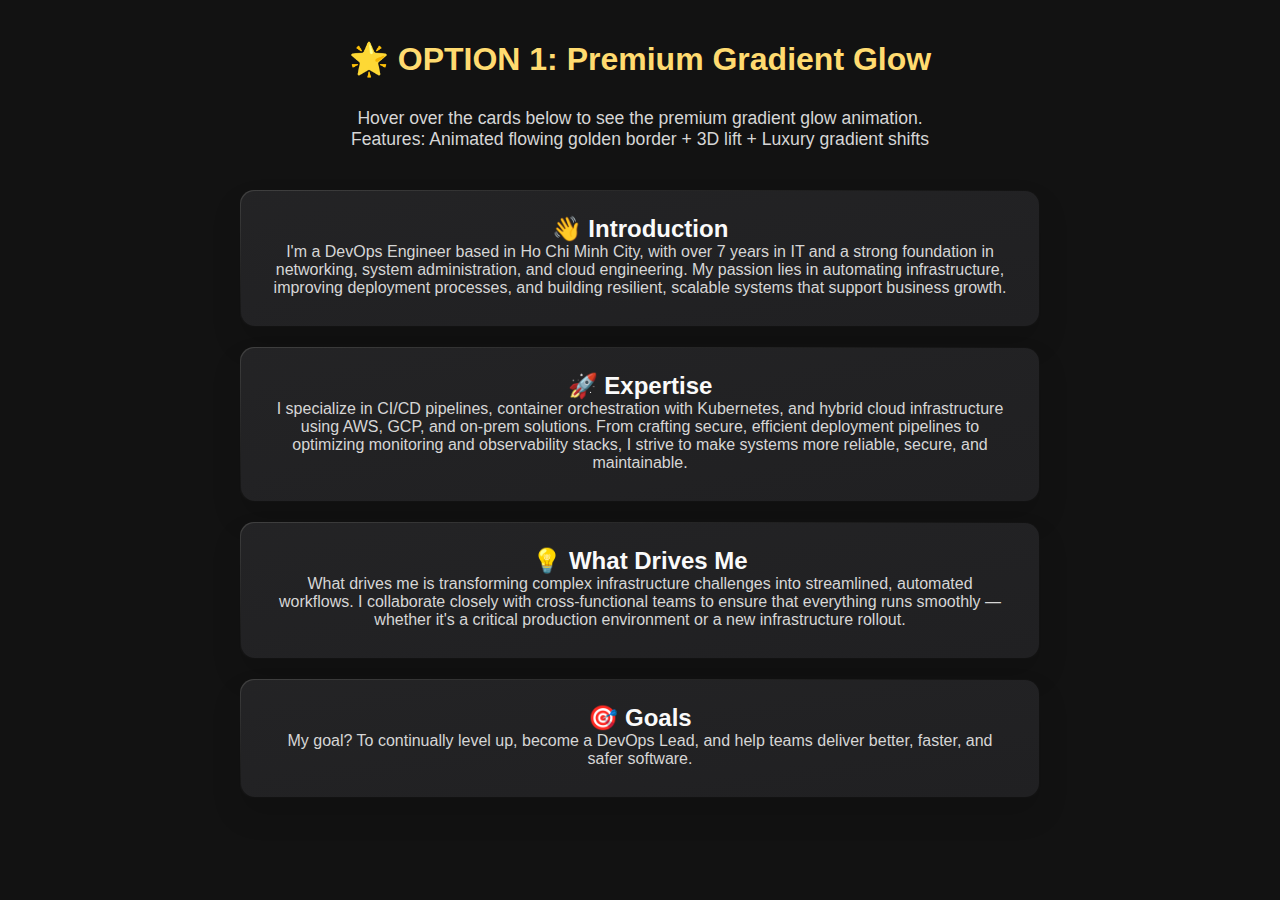
<file: demo-option1.html>
<!DOCTYPE html>
<html lang="en">
<head>
  <meta charset="UTF-8">
  <meta name="viewport" content="width=device-width, initial-scale=1.0">
  <title>Animation Demo - Option 1: Premium Gradient Glow</title>
  <link rel="stylesheet" href="./assets/css/style.css">
  <style>
    body {
      background: var(--smoky-black);
      font-family: var(--ff-poppins);
      margin: 0;
      padding: 40px;
    }
    .demo-container {
      max-width: 800px;
      margin: 0 auto;
      text-align: center;
    }
    .demo-title {
      color: var(--orange-yellow-crayola);
      font-size: 2rem;
      margin-bottom: 30px;
    }
    .demo-description {
      color: var(--light-gray);
      margin-bottom: 40px;
      font-size: 1.1rem;
    }
    .content-card {
      margin: 20px 0;
    }
  </style>
</head>
<body>
  <div class="demo-container">
    <h1 class="demo-title">🌟 OPTION 1: Premium Gradient Glow</h1>
    <p class="demo-description">
      Hover over the cards below to see the premium gradient glow animation.<br>
      Features: Animated flowing golden border + 3D lift + Luxury gradient shifts
    </p>

    <div class="about-intro content-card option-1" data-page="about">
      <h3 class="h3">👋 Introduction</h3>
      <p>
        I'm a DevOps Engineer based in Ho Chi Minh City, with over 7 years in IT and a strong foundation in networking, system administration, and cloud engineering. My passion lies in automating infrastructure, improving deployment processes, and building resilient, scalable systems that support business growth.
      </p>
    </div>

    <div class="about-expertise content-card option-1" data-page="about">
      <h3 class="h3">🚀 Expertise</h3>
      <p>
        I specialize in CI/CD pipelines, container orchestration with Kubernetes, and hybrid cloud infrastructure using AWS, GCP, and on-prem solutions. From crafting secure, efficient deployment pipelines to optimizing monitoring and observability stacks, I strive to make systems more reliable, secure, and maintainable.
      </p>
    </div>

    <div class="about-passion content-card option-1" data-page="about">
      <h3 class="h3">💡 What Drives Me</h3>
      <p>
        What drives me is transforming complex infrastructure challenges into streamlined, automated workflows. I collaborate closely with cross-functional teams to ensure that everything runs smoothly — whether it's a critical production environment or a new infrastructure rollout.
      </p>
    </div>

    <div class="about-goals content-card option-1" data-page="about">
      <h3 class="h3">🎯 Goals</h3>
      <p>
        My goal? To continually level up, become a DevOps Lead, and help teams deliver better, faster, and safer software.
      </p>
    </div>
  </div>
</body>
</html>
</file>
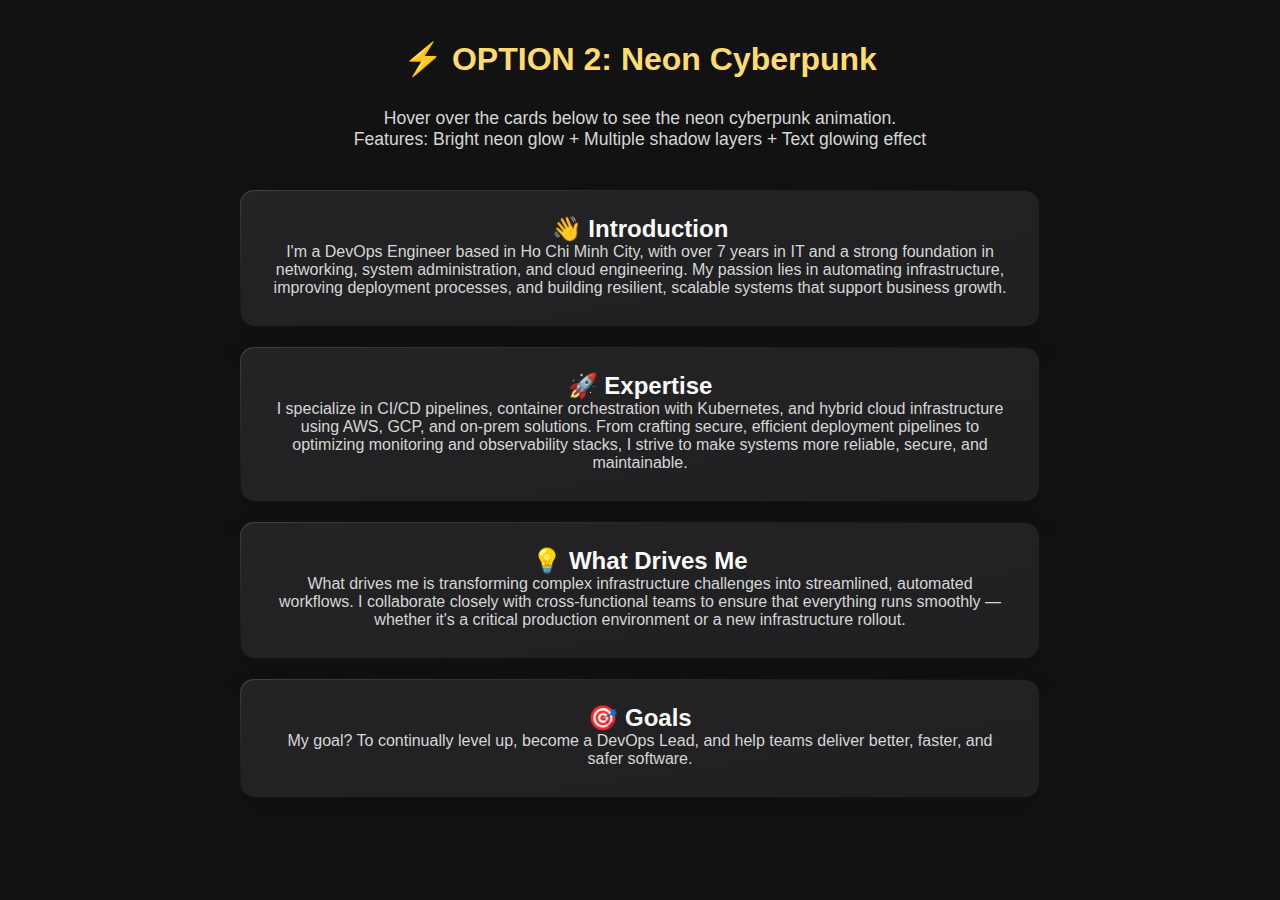
<file: demo-option2.html>
<!DOCTYPE html>
<html lang="en">
<head>
  <meta charset="UTF-8">
  <meta name="viewport" content="width=device-width, initial-scale=1.0">
  <title>Animation Demo - Option 2: Neon Cyberpunk</title>
  <link rel="stylesheet" href="./assets/css/style.css">
  <style>
    body {
      background: var(--smoky-black);
      font-family: var(--ff-poppins);
      margin: 0;
      padding: 40px;
    }
    .demo-container {
      max-width: 800px;
      margin: 0 auto;
      text-align: center;
    }
    .demo-title {
      color: var(--orange-yellow-crayola);
      font-size: 2rem;
      margin-bottom: 30px;
    }
    .demo-description {
      color: var(--light-gray);
      margin-bottom: 40px;
      font-size: 1.1rem;
    }
    .content-card {
      margin: 20px 0;
    }
  </style>
</head>
<body>
  <div class="demo-container">
    <h1 class="demo-title">⚡ OPTION 2: Neon Cyberpunk</h1>
    <p class="demo-description">
      Hover over the cards below to see the neon cyberpunk animation.<br>
      Features: Bright neon glow + Multiple shadow layers + Text glowing effect
    </p>

    <div class="about-intro content-card option-2" data-page="about">
      <h3 class="h3">👋 Introduction</h3>
      <p>
        I'm a DevOps Engineer based in Ho Chi Minh City, with over 7 years in IT and a strong foundation in networking, system administration, and cloud engineering. My passion lies in automating infrastructure, improving deployment processes, and building resilient, scalable systems that support business growth.
      </p>
    </div>

    <div class="about-expertise content-card option-2" data-page="about">
      <h3 class="h3">🚀 Expertise</h3>
      <p>
        I specialize in CI/CD pipelines, container orchestration with Kubernetes, and hybrid cloud infrastructure using AWS, GCP, and on-prem solutions. From crafting secure, efficient deployment pipelines to optimizing monitoring and observability stacks, I strive to make systems more reliable, secure, and maintainable.
      </p>
    </div>

    <div class="about-passion content-card option-2" data-page="about">
      <h3 class="h3">💡 What Drives Me</h3>
      <p>
        What drives me is transforming complex infrastructure challenges into streamlined, automated workflows. I collaborate closely with cross-functional teams to ensure that everything runs smoothly — whether it's a critical production environment or a new infrastructure rollout.
      </p>
    </div>

    <div class="about-goals content-card option-2" data-page="about">
      <h3 class="h3">🎯 Goals</h3>
      <p>
        My goal? To continually level up, become a DevOps Lead, and help teams deliver better, faster, and safer software.
      </p>
    </div>
  </div>
</body>
</html>
</file>
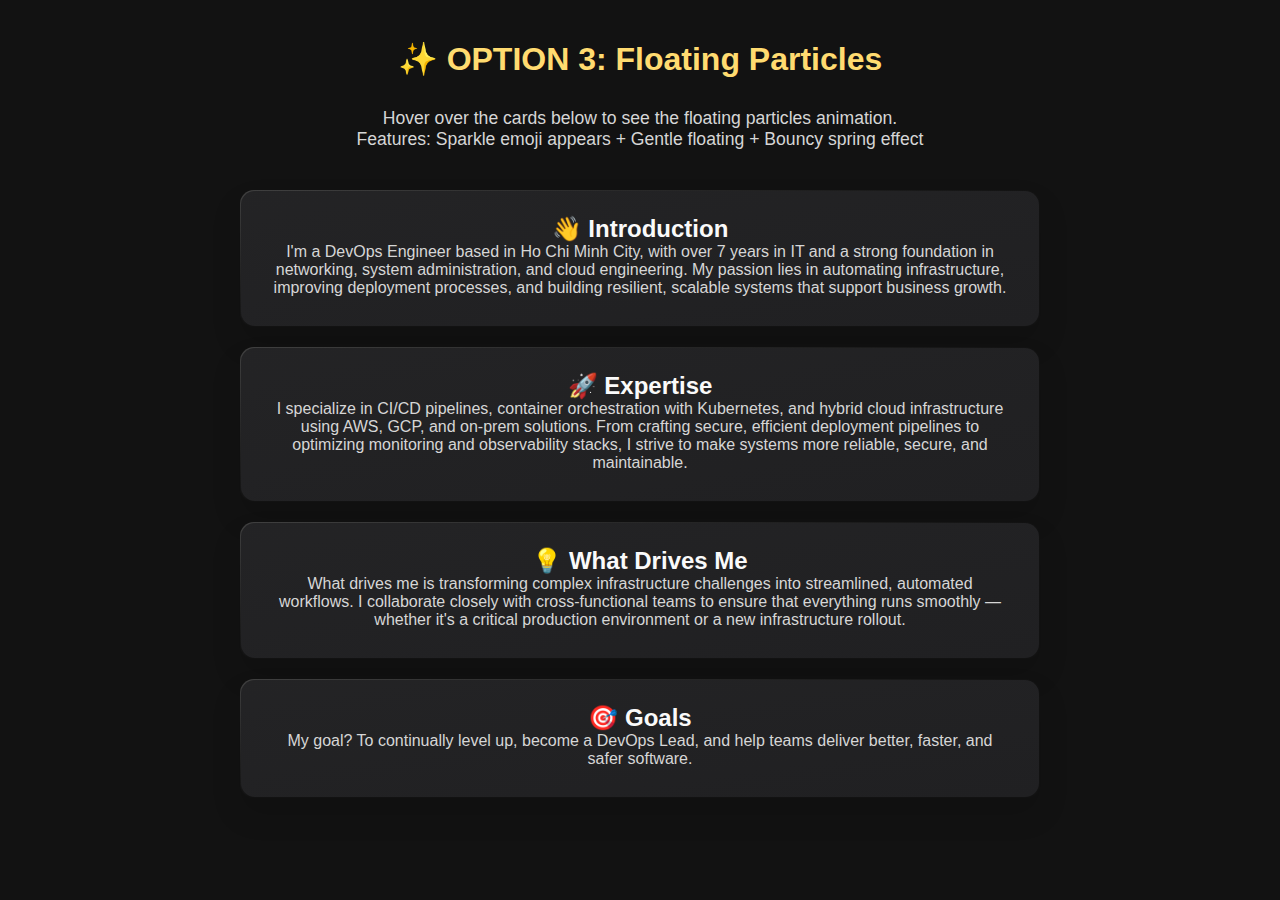
<file: demo-option3.html>
<!DOCTYPE html>
<html lang="en">
<head>
  <meta charset="UTF-8">
  <meta name="viewport" content="width=device-width, initial-scale=1.0">
  <title>Animation Demo - Option 3: Floating Particles</title>
  <link rel="stylesheet" href="./assets/css/style.css">
  <style>
    body {
      background: var(--smoky-black);
      font-family: var(--ff-poppins);
      margin: 0;
      padding: 40px;
    }
    .demo-container {
      max-width: 800px;
      margin: 0 auto;
      text-align: center;
    }
    .demo-title {
      color: var(--orange-yellow-crayola);
      font-size: 2rem;
      margin-bottom: 30px;
    }
    .demo-description {
      color: var(--light-gray);
      margin-bottom: 40px;
      font-size: 1.1rem;
    }
    .content-card {
      margin: 20px 0;
    }
  </style>
</head>
<body>
  <div class="demo-container">
    <h1 class="demo-title">✨ OPTION 3: Floating Particles</h1>
    <p class="demo-description">
      Hover over the cards below to see the floating particles animation.<br>
      Features: Sparkle emoji appears + Gentle floating + Bouncy spring effect
    </p>

    <div class="about-intro content-card option-3" data-page="about">
      <h3 class="h3">👋 Introduction</h3>
      <p>
        I'm a DevOps Engineer based in Ho Chi Minh City, with over 7 years in IT and a strong foundation in networking, system administration, and cloud engineering. My passion lies in automating infrastructure, improving deployment processes, and building resilient, scalable systems that support business growth.
      </p>
    </div>

    <div class="about-expertise content-card option-3" data-page="about">
      <h3 class="h3">🚀 Expertise</h3>
      <p>
        I specialize in CI/CD pipelines, container orchestration with Kubernetes, and hybrid cloud infrastructure using AWS, GCP, and on-prem solutions. From crafting secure, efficient deployment pipelines to optimizing monitoring and observability stacks, I strive to make systems more reliable, secure, and maintainable.
      </p>
    </div>

    <div class="about-passion content-card option-3" data-page="about">
      <h3 class="h3">💡 What Drives Me</h3>
      <p>
        What drives me is transforming complex infrastructure challenges into streamlined, automated workflows. I collaborate closely with cross-functional teams to ensure that everything runs smoothly — whether it's a critical production environment or a new infrastructure rollout.
      </p>
    </div>

    <div class="about-goals content-card option-3" data-page="about">
      <h3 class="h3">🎯 Goals</h3>
      <p>
        My goal? To continually level up, become a DevOps Lead, and help teams deliver better, faster, and safer software.
      </p>
    </div>
  </div>
</body>
</html>
</file>
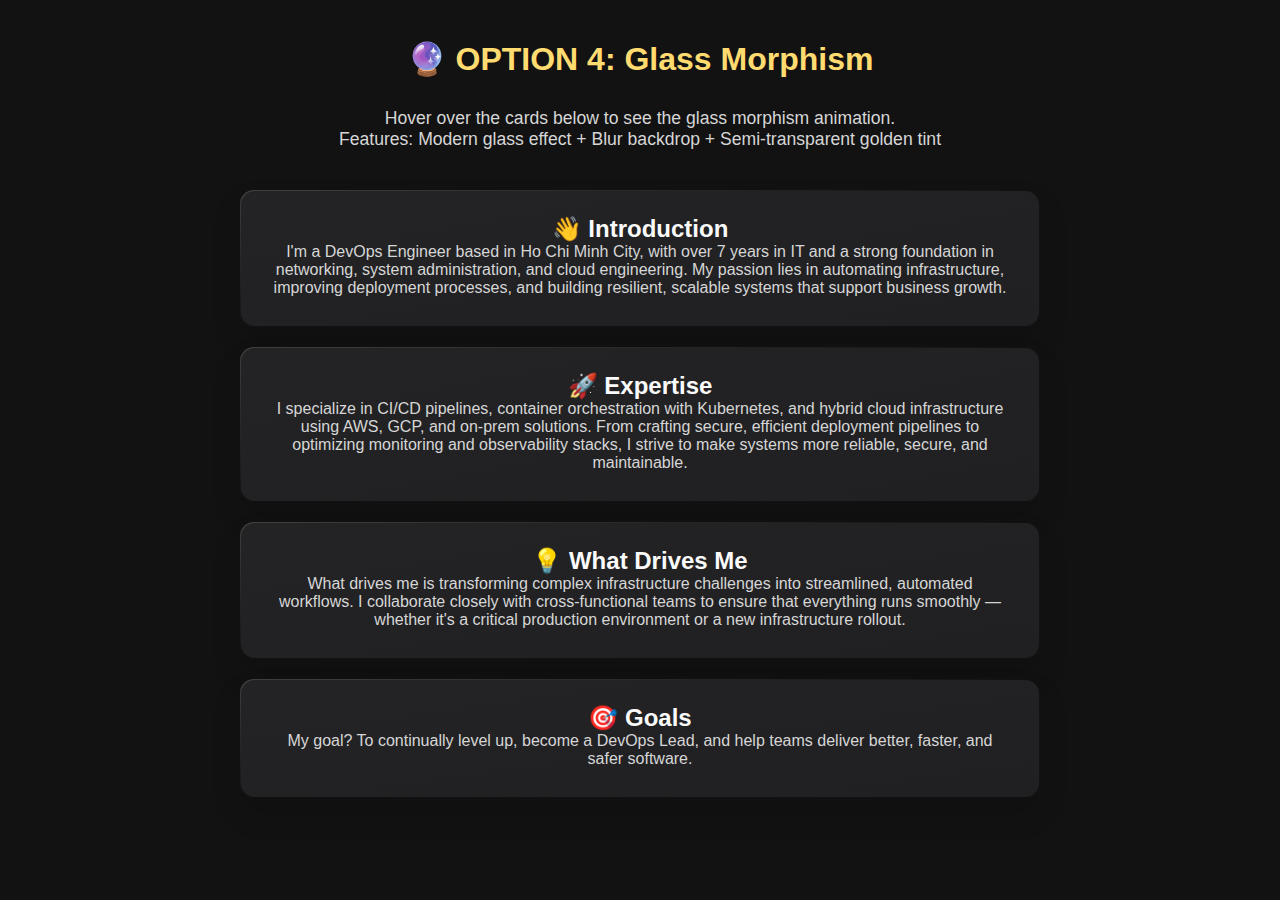
<file: demo-option4.html>
<!DOCTYPE html>
<html lang="en">
<head>
  <meta charset="UTF-8">
  <meta name="viewport" content="width=device-width, initial-scale=1.0">
  <title>Animation Demo - Option 4: Glass Morphism</title>
  <link rel="stylesheet" href="./assets/css/style.css">
  <style>
    body {
      background: var(--smoky-black);
      font-family: var(--ff-poppins);
      margin: 0;
      padding: 40px;
    }
    .demo-container {
      max-width: 800px;
      margin: 0 auto;
      text-align: center;
    }
    .demo-title {
      color: var(--orange-yellow-crayola);
      font-size: 2rem;
      margin-bottom: 30px;
    }
    .demo-description {
      color: var(--light-gray);
      margin-bottom: 40px;
      font-size: 1.1rem;
    }
    .content-card {
      margin: 20px 0;
    }
  </style>
</head>
<body>
  <div class="demo-container">
    <h1 class="demo-title">🔮 OPTION 4: Glass Morphism</h1>
    <p class="demo-description">
      Hover over the cards below to see the glass morphism animation.<br>
      Features: Modern glass effect + Blur backdrop + Semi-transparent golden tint
    </p>

    <div class="about-intro content-card option-4" data-page="about">
      <h3 class="h3">👋 Introduction</h3>
      <p>
        I'm a DevOps Engineer based in Ho Chi Minh City, with over 7 years in IT and a strong foundation in networking, system administration, and cloud engineering. My passion lies in automating infrastructure, improving deployment processes, and building resilient, scalable systems that support business growth.
      </p>
    </div>

    <div class="about-expertise content-card option-4" data-page="about">
      <h3 class="h3">🚀 Expertise</h3>
      <p>
        I specialize in CI/CD pipelines, container orchestration with Kubernetes, and hybrid cloud infrastructure using AWS, GCP, and on-prem solutions. From crafting secure, efficient deployment pipelines to optimizing monitoring and observability stacks, I strive to make systems more reliable, secure, and maintainable.
      </p>
    </div>

    <div class="about-passion content-card option-4" data-page="about">
      <h3 class="h3">💡 What Drives Me</h3>
      <p>
        What drives me is transforming complex infrastructure challenges into streamlined, automated workflows. I collaborate closely with cross-functional teams to ensure that everything runs smoothly — whether it's a critical production environment or a new infrastructure rollout.
      </p>
    </div>

    <div class="about-goals content-card option-4" data-page="about">
      <h3 class="h3">🎯 Goals</h3>
      <p>
        My goal? To continually level up, become a DevOps Lead, and help teams deliver better, faster, and safer software.
      </p>
    </div>
  </div>
</body>
</html>
</file>
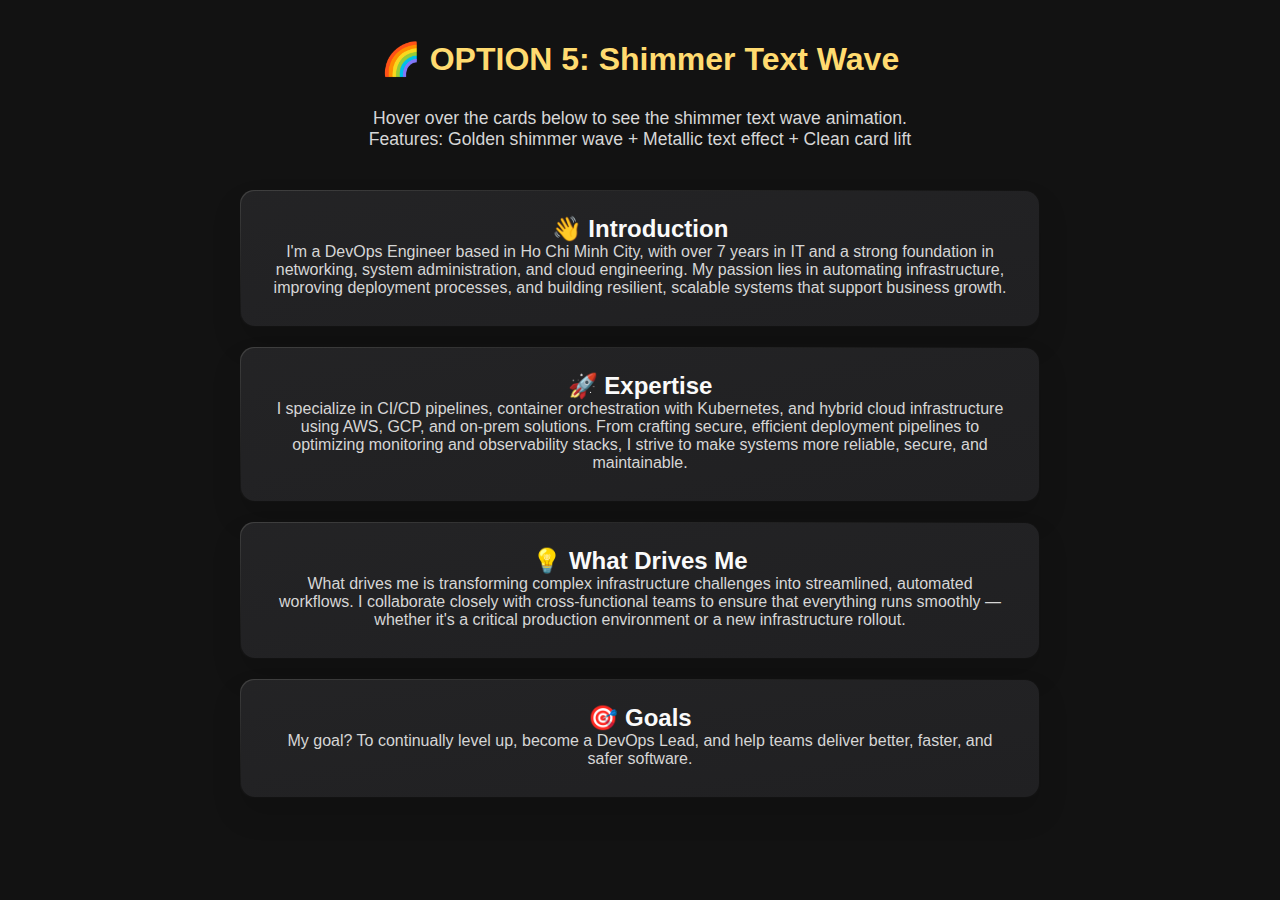
<file: demo-option5.html>
<!DOCTYPE html>
<html lang="en">
<head>
  <meta charset="UTF-8">
  <meta name="viewport" content="width=device-width, initial-scale=1.0">
  <title>Animation Demo - Option 5: Shimmer Text Wave</title>
  <link rel="stylesheet" href="./assets/css/style.css">
  <style>
    body {
      background: var(--smoky-black);
      font-family: var(--ff-poppins);
      margin: 0;
      padding: 40px;
    }
    .demo-container {
      max-width: 800px;
      margin: 0 auto;
      text-align: center;
    }
    .demo-title {
      color: var(--orange-yellow-crayola);
      font-size: 2rem;
      margin-bottom: 30px;
    }
    .demo-description {
      color: var(--light-gray);
      margin-bottom: 40px;
      font-size: 1.1rem;
    }
    .content-card {
      margin: 20px 0;
    }
  </style>
</head>
<body>
  <div class="demo-container">
    <h1 class="demo-title">🌈 OPTION 5: Shimmer Text Wave</h1>
    <p class="demo-description">
      Hover over the cards below to see the shimmer text wave animation.<br>
      Features: Golden shimmer wave + Metallic text effect + Clean card lift
    </p>

    <div class="about-intro content-card option-5" data-page="about">
      <h3 class="h3">👋 Introduction</h3>
      <p>
        I'm a DevOps Engineer based in Ho Chi Minh City, with over 7 years in IT and a strong foundation in networking, system administration, and cloud engineering. My passion lies in automating infrastructure, improving deployment processes, and building resilient, scalable systems that support business growth.
      </p>
    </div>

    <div class="about-expertise content-card option-5" data-page="about">
      <h3 class="h3">🚀 Expertise</h3>
      <p>
        I specialize in CI/CD pipelines, container orchestration with Kubernetes, and hybrid cloud infrastructure using AWS, GCP, and on-prem solutions. From crafting secure, efficient deployment pipelines to optimizing monitoring and observability stacks, I strive to make systems more reliable, secure, and maintainable.
      </p>
    </div>

    <div class="about-passion content-card option-5" data-page="about">
      <h3 class="h3">💡 What Drives Me</h3>
      <p>
        What drives me is transforming complex infrastructure challenges into streamlined, automated workflows. I collaborate closely with cross-functional teams to ensure that everything runs smoothly — whether it's a critical production environment or a new infrastructure rollout.
      </p>
    </div>

    <div class="about-goals content-card option-5" data-page="about">
      <h3 class="h3">🎯 Goals</h3>
      <p>
        My goal? To continually level up, become a DevOps Lead, and help teams deliver better, faster, and safer software.
      </p>
    </div>
  </div>
</body>
</html>
</file>
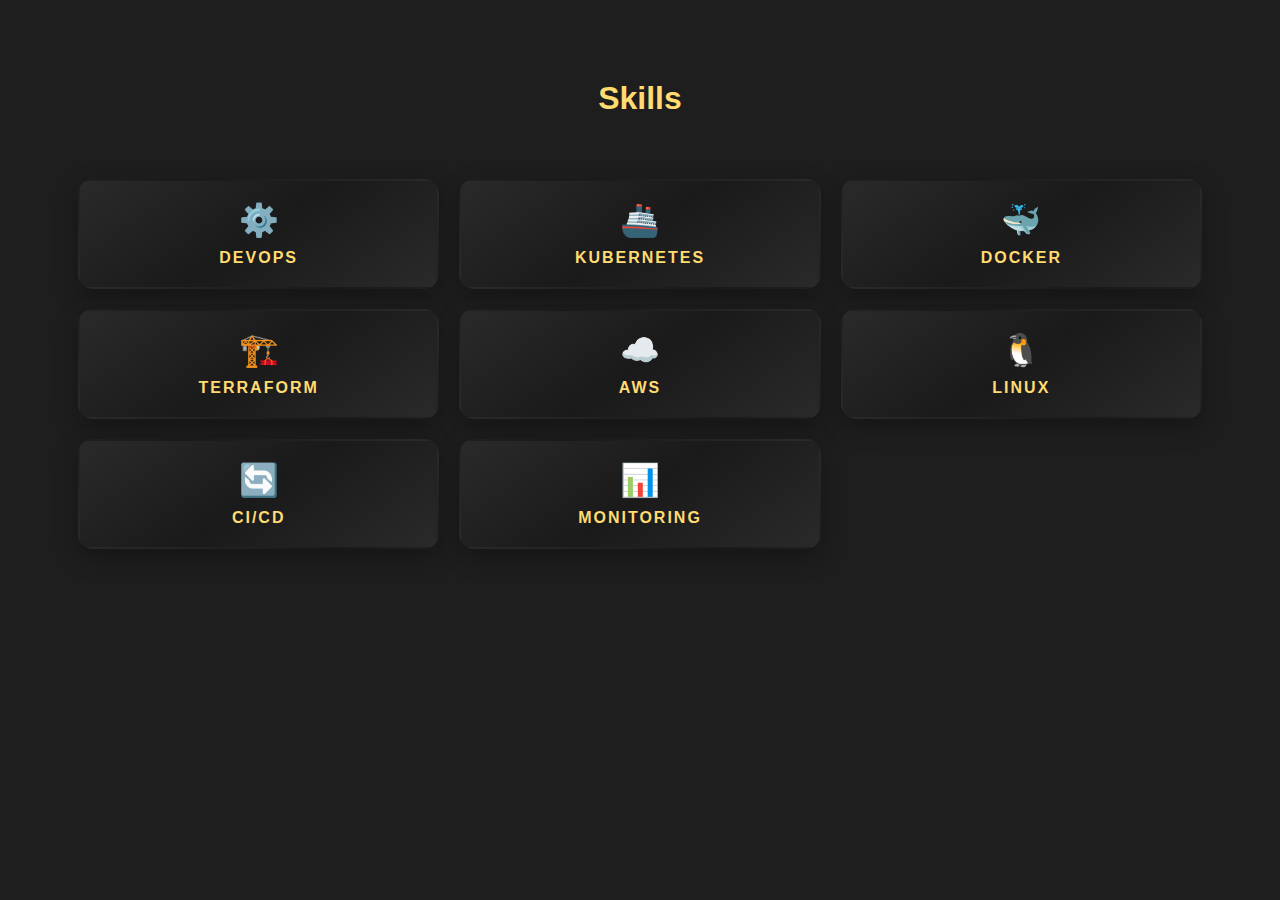
<file: index_option1.html>
<!DOCTYPE html>
<html lang="en">
<head>
    <meta charset="UTF-8">
    <meta name="viewport" content="width=device-width, initial-scale=1.0">
    <title>Skills Option 1 - Enhanced Gradient Cards</title>
    <style>
        body {
            background: #1e1e1f;
            color: #fff;
            font-family: 'Arial', sans-serif;
            padding: 40px;
        }

        .skills-title {
            text-align: center;
            font-size: 2rem;
            margin-bottom: 2rem;
            color: #ffdb70;
            font-weight: 700;
        }

        .skills-container {
            display: grid;
            grid-template-columns: repeat(auto-fit, minmax(280px, 1fr));
            gap: 20px;
            padding: 30px;
            max-width: 1200px;
            margin: 0 auto;
        }

        .skill-tag {
            background: linear-gradient(145deg, #2a2a2b 0%, #1a1a1b 50%, #2a2a2b 100%);
            border: 2px solid transparent;
            border-radius: 15px;
            padding: 20px 25px;
            text-align: center;
            transition: all 0.4s cubic-bezier(0.175, 0.885, 0.32, 1.275);
            cursor: pointer;
            position: relative;
            overflow: hidden;
            box-shadow: 0 8px 25px rgba(0, 0, 0, 0.3);
        }

        .skill-tag::before {
            content: '';
            position: absolute;
            top: 0;
            left: -100%;
            width: 100%;
            height: 100%;
            background: linear-gradient(90deg, transparent, rgba(255, 219, 112, 0.1), transparent);
            transition: left 0.5s;
        }

        .skill-tag:hover::before {
            left: 100%;
        }

        .skill-tag:hover {
            transform: translateY(-8px) scale(1.02);
            border-color: #ffdb70;
            box-shadow: 0 15px 35px rgba(255, 219, 112, 0.2);
        }

        .skill-icon {
            font-size: 2rem;
            margin-bottom: 10px;
            display: block;
        }

        .skill-name {
            color: #ffdb70;
            font-weight: 700;
            font-size: 1rem;
            text-transform: uppercase;
            letter-spacing: 2px;
            margin: 0;
        }
    </style>
</head>
<body>
    <h3 class="skills-title">Skills</h3>
    <div class="skills-container">
        <div class="skill-tag">
            <span class="skill-icon">⚙️</span>
            <p class="skill-name">DevOps</p>
        </div>
        <div class="skill-tag">
            <span class="skill-icon">🚢</span>
            <p class="skill-name">Kubernetes</p>
        </div>
        <div class="skill-tag">
            <span class="skill-icon">🐳</span>
            <p class="skill-name">Docker</p>
        </div>
        <div class="skill-tag">
            <span class="skill-icon">🏗️</span>
            <p class="skill-name">Terraform</p>
        </div>
        <div class="skill-tag">
            <span class="skill-icon">☁️</span>
            <p class="skill-name">AWS</p>
        </div>
        <div class="skill-tag">
            <span class="skill-icon">🐧</span>
            <p class="skill-name">Linux</p>
        </div>
        <div class="skill-tag">
            <span class="skill-icon">🔄</span>
            <p class="skill-name">CI/CD</p>
        </div>
        <div class="skill-tag">
            <span class="skill-icon">📊</span>
            <p class="skill-name">Monitoring</p>
        </div>
    </div>
</body>
</html>
</file>
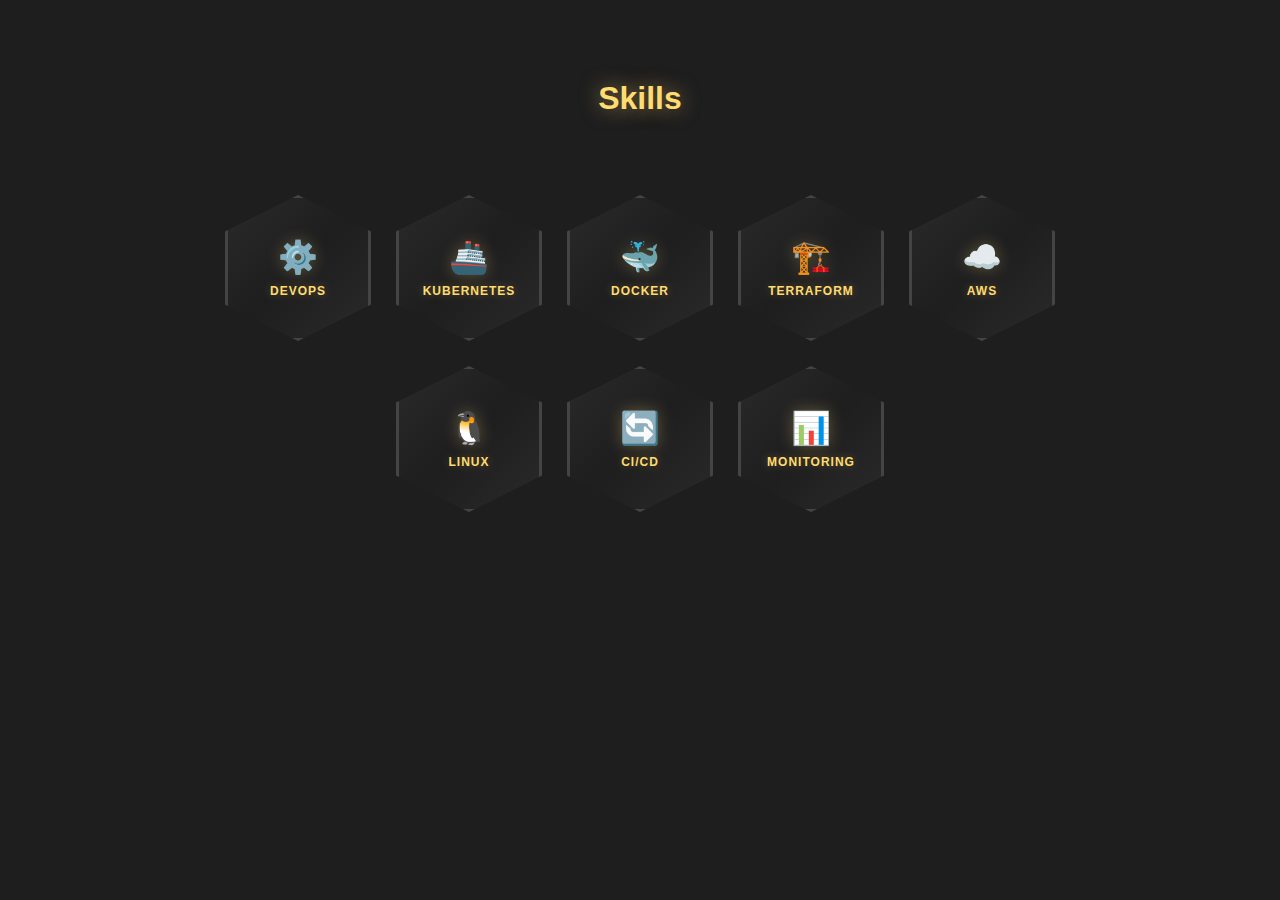
<file: index_option2.html>
<!DOCTYPE html>
<html lang="en">
<head>
    <meta charset="UTF-8">
    <meta name="viewport" content="width=device-width, initial-scale=1.0">
    <title>Skills Option 2 - Hexagonal Glow</title>
    <style>
        body {
            background: #1e1e1f;
            color: #fff;
            font-family: 'Arial', sans-serif;
            padding: 40px;
        }

        .skills-title {
            text-align: center;
            font-size: 2rem;
            margin-bottom: 3rem;
            color: #ffdb70;
            font-weight: 700;
            text-shadow: 0 0 20px rgba(255, 219, 112, 0.5);
        }

        .skills-container {
            display: flex;
            flex-wrap: wrap;
            justify-content: center;
            gap: 25px;
            padding: 30px;
            max-width: 1000px;
            margin: 0 auto;
        }

        .skill-tag {
            width: 140px;
            height: 140px;
            background: linear-gradient(135deg, #2a2a2b, #1e1e1f, #2a2a2b);
            border: 3px solid #444;
            clip-path: polygon(50% 0%, 100% 25%, 100% 75%, 50% 100%, 0% 75%, 0% 25%);
            display: flex;
            flex-direction: column;
            align-items: center;
            justify-content: center;
            text-align: center;
            transition: all 0.4s ease;
            cursor: pointer;
            position: relative;
            overflow: hidden;
        }

        .skill-tag::before {
            content: '';
            position: absolute;
            top: -50%;
            left: -50%;
            width: 200%;
            height: 200%;
            background: radial-gradient(circle, rgba(255, 219, 112, 0.1) 0%, transparent 70%);
            opacity: 0;
            transition: opacity 0.4s ease;
        }

        .skill-tag:hover::before {
            opacity: 1;
        }

        .skill-tag:hover {
            transform: scale(1.1) rotateZ(5deg);
            border-color: #ffdb70;
            box-shadow:
                0 0 25px rgba(255, 219, 112, 0.6),
                inset 0 0 15px rgba(255, 219, 112, 0.1);
        }

        .skill-emoji {
            font-size: 2rem;
            margin-bottom: 8px;
            filter: drop-shadow(0 0 8px rgba(255, 219, 112, 0.3));
        }

        .skill-name {
            color: #ffdb70;
            font-weight: 600;
            font-size: 0.75rem;
            text-transform: uppercase;
            letter-spacing: 1px;
            margin: 0;
            text-shadow: 0 0 10px rgba(255, 219, 112, 0.3);
        }

        @media (max-width: 768px) {
            .skill-tag {
                width: 120px;
                height: 120px;
            }
            .skill-emoji {
                font-size: 1.5rem;
            }
            .skill-name {
                font-size: 0.7rem;
            }
        }
    </style>
</head>
<body>
    <h3 class="skills-title">Skills</h3>
    <div class="skills-container">
        <div class="skill-tag">
            <span class="skill-emoji">⚙️</span>
            <p class="skill-name">DevOps</p>
        </div>
        <div class="skill-tag">
            <span class="skill-emoji">🚢</span>
            <p class="skill-name">Kubernetes</p>
        </div>
        <div class="skill-tag">
            <span class="skill-emoji">🐳</span>
            <p class="skill-name">Docker</p>
        </div>
        <div class="skill-tag">
            <span class="skill-emoji">🏗️</span>
            <p class="skill-name">Terraform</p>
        </div>
        <div class="skill-tag">
            <span class="skill-emoji">☁️</span>
            <p class="skill-name">AWS</p>
        </div>
        <div class="skill-tag">
            <span class="skill-emoji">🐧</span>
            <p class="skill-name">Linux</p>
        </div>
        <div class="skill-tag">
            <span class="skill-emoji">🔄</span>
            <p class="skill-name">CI/CD</p>
        </div>
        <div class="skill-tag">
            <span class="skill-emoji">📊</span>
            <p class="skill-name">Monitoring</p>
        </div>
    </div>
</body>
</html>
</file>
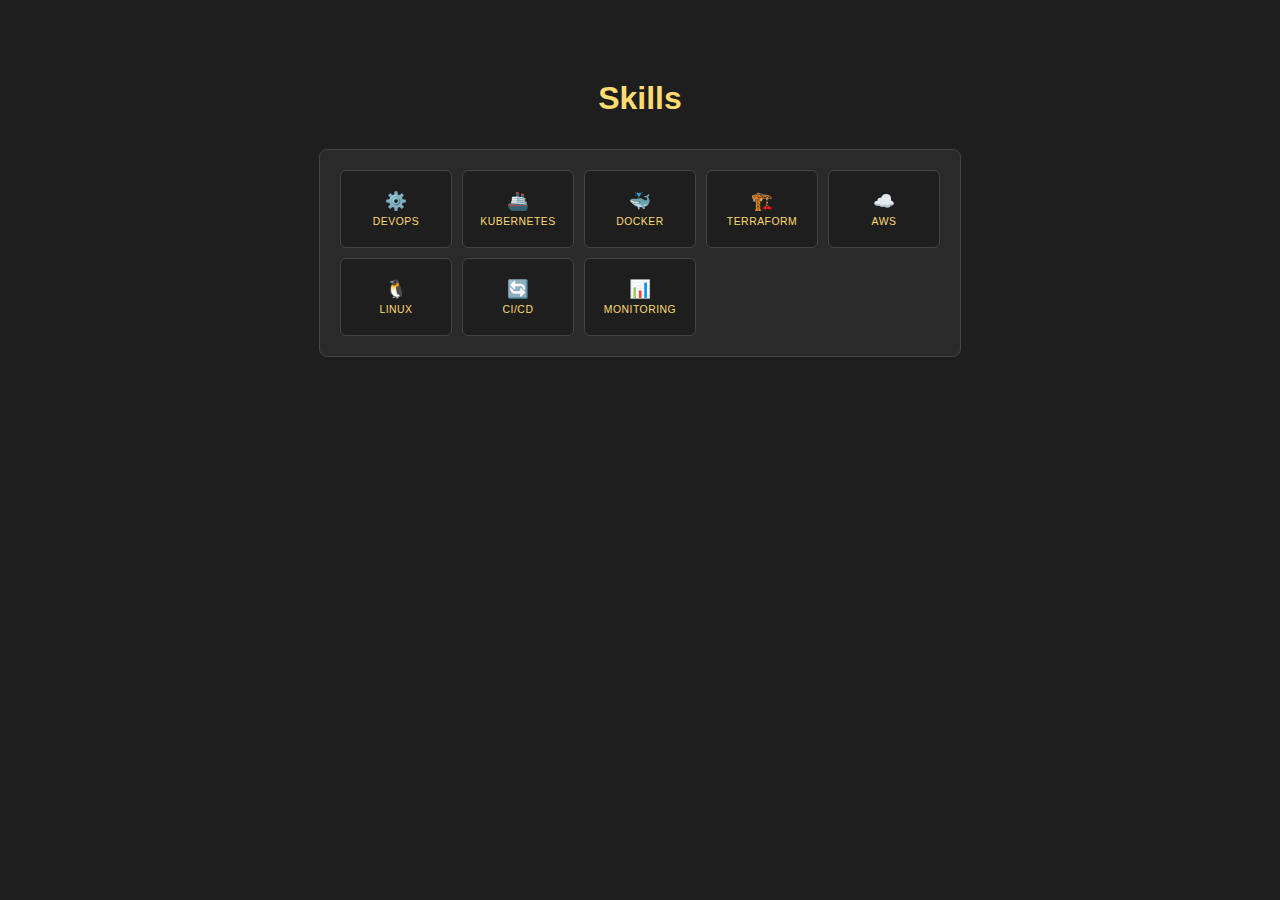
<file: index_option3.html>
<!DOCTYPE html>
<html lang="en">
<head>
    <meta charset="UTF-8">
    <meta name="viewport" content="width=device-width, initial-scale=1.0">
    <title>Skills Option 3 - Simple Clean Grid</title>
    <style>
        body {
            background: #1e1e1f;
            color: #fff;
            font-family: 'Arial', sans-serif;
            padding: 40px;
        }

        .skills-title {
            text-align: center;
            font-size: 2rem;
            margin-bottom: 2rem;
            color: #ffdb70;
            font-weight: 600;
        }

        .skills-container {
            display: grid;
            grid-template-columns: repeat(auto-fit, minmax(100px, 1fr));
            gap: 10px;
            padding: 20px;
            max-width: 600px;
            margin: 0 auto;
            border: 1px solid #444;
            border-radius: 8px;
            background: #2a2a2b;
        }

        .skill-tag {
            background: #1e1e1f;
            border: 1px solid #444;
            border-radius: 6px;
            padding: 8px 6px;
            display: flex;
            flex-direction: column;
            align-items: center;
            justify-content: center;
            text-align: center;
            transition: all 0.2s ease;
            cursor: pointer;
            min-height: 60px;
        }

        .skill-tag:hover {
            border-color: #ffdb70;
            background: #333;
            transform: translateY(-1px);
        }

        .skill-icon {
            font-size: 1.1rem;
            margin-bottom: 4px;
        }

        .skill-name {
            color: #ffdb70;
            font-weight: 500;
            font-size: 0.65rem;
            margin: 0;
            text-transform: uppercase;
            letter-spacing: 0.5px;
        }
    </style>
</head>
<body>
    <h3 class="skills-title">Skills</h3>
    <div class="skills-container">
        <div class="skill-tag">
            <span class="skill-icon">⚙️</span>
            <p class="skill-name">DevOps</p>
        </div>
        <div class="skill-tag">
            <span class="skill-icon">🚢</span>
            <p class="skill-name">Kubernetes</p>
        </div>
        <div class="skill-tag">
            <span class="skill-icon">🐳</span>
            <p class="skill-name">Docker</p>
        </div>
        <div class="skill-tag">
            <span class="skill-icon">🏗️</span>
            <p class="skill-name">Terraform</p>
        </div>
        <div class="skill-tag">
            <span class="skill-icon">☁️</span>
            <p class="skill-name">AWS</p>
        </div>
        <div class="skill-tag">
            <span class="skill-icon">🐧</span>
            <p class="skill-name">Linux</p>
        </div>
        <div class="skill-tag">
            <span class="skill-icon">🔄</span>
            <p class="skill-name">CI/CD</p>
        </div>
        <div class="skill-tag">
            <span class="skill-icon">📊</span>
            <p class="skill-name">Monitoring</p>
        </div>
    </div>
</body>
</html>
</file>
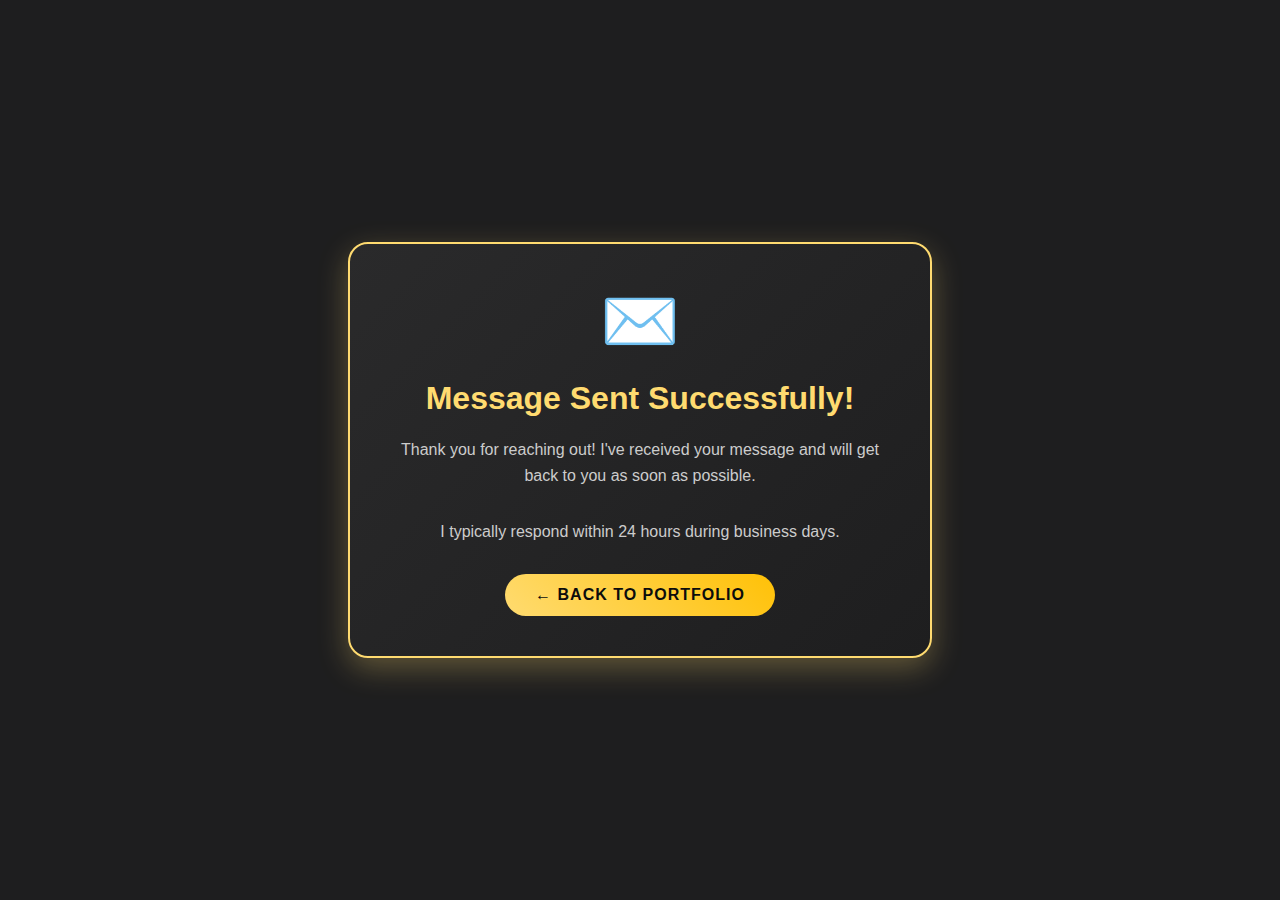
<file: thank-you.html>
<!DOCTYPE html>
<html lang="en">
<head>
  <meta charset="UTF-8">
  <meta name="viewport" content="width=device-width, initial-scale=1.0">
  <title>Thank You - Thomas Tran Portfolio</title>
  <style>
    body {
      font-family: Arial, sans-serif;
      background: #1e1e1f;
      color: #fff;
      margin: 0;
      padding: 0;
      display: flex;
      justify-content: center;
      align-items: center;
      min-height: 100vh;
    }
    .thank-you-container {
      text-align: center;
      max-width: 500px;
      padding: 40px;
      background: linear-gradient(135deg, #2a2a2b, #1e1e1f);
      border-radius: 20px;
      border: 2px solid #ffdb70;
      box-shadow: 0 10px 30px rgba(255, 219, 112, 0.3);
    }
    .thank-you-icon {
      font-size: 4rem;
      margin-bottom: 20px;
    }
    h1 {
      color: #ffdb70;
      margin-bottom: 20px;
      font-size: 2rem;
    }
    p {
      color: #ccc;
      line-height: 1.6;
      margin-bottom: 30px;
    }
    .back-btn {
      background: linear-gradient(45deg, #ffdb70, #ffc107);
      color: #0c0c0c;
      padding: 12px 30px;
      border: none;
      border-radius: 25px;
      text-decoration: none;
      font-weight: 600;
      text-transform: uppercase;
      letter-spacing: 1px;
      transition: all 0.3s ease;
      display: inline-block;
    }
    .back-btn:hover {
      transform: translateY(-2px);
      box-shadow: 0 10px 25px rgba(255, 219, 112, 0.4);
    }
  </style>
</head>
<body>
  <div class="thank-you-container">
    <div class="thank-you-icon">✉️</div>
    <h1>Message Sent Successfully!</h1>
    <p>
      Thank you for reaching out! I've received your message and will get back to you as soon as possible.
    </p>
    <p>
      I typically respond within 24 hours during business days.
    </p>
    <a href="/" class="back-btn">← Back to Portfolio</a>
  </div>
</body>
</html>
</file>
<file: assets/css/style.css>
/*-----------------------------------*\
  #style.css
\*-----------------------------------*/


/**
 * copyright 2022 @codewithsadee
 */





/*-----------------------------------*\
  #CUSTOM PROPERTY
\*-----------------------------------*/

:root {

  /**
   * colors
   */

  /* gradient */

  --bg-gradient-onyx: linear-gradient(
    to bottom right, 
    hsl(240, 1%, 25%) 3%, 
    hsl(0, 0%, 19%) 97%
  );
  --bg-gradient-jet: linear-gradient(
    to bottom right, 
    hsla(240, 1%, 18%, 0.251) 0%, 
    hsla(240, 2%, 11%, 0) 100%
  ), hsl(240, 2%, 13%);
  --bg-gradient-yellow-1: linear-gradient(
    to bottom right, 
    hsl(45, 100%, 71%) 0%, 
    hsla(36, 100%, 69%, 0) 50%
  );
  --bg-gradient-yellow-2: linear-gradient(
    135deg, 
    hsla(45, 100%, 71%, 0.251) 0%, 
    hsla(35, 100%, 68%, 0) 59.86%
  ), hsl(240, 2%, 13%);
  --border-gradient-onyx: linear-gradient(
    to bottom right, 
    hsl(0, 0%, 25%) 0%, 
    hsla(0, 0%, 25%, 0) 50%
  );
  --text-gradient-yellow: linear-gradient(
    to right, 
    hsl(45, 100%, 72%), 
    hsl(35, 100%, 68%)
  );

  /* solid */

  --jet: hsl(0, 0%, 22%);
  --onyx: hsl(240, 1%, 17%);
  --eerie-black-1: hsl(240, 2%, 13%);
  --eerie-black-2: hsl(240, 2%, 12%);
  --smoky-black: hsl(0, 0%, 7%);
  --white-1: hsl(0, 0%, 100%);
  --white-2: hsl(0, 0%, 98%);
  --orange-yellow-crayola: hsl(45, 100%, 72%);
  --vegas-gold: hsl(45, 54%, 58%);
  --light-gray: hsl(0, 0%, 84%);
  --light-gray-70: hsla(0, 0%, 84%, 0.7);
  --bittersweet-shimmer: hsl(0, 43%, 51%);

  /**
   * typography
   */

  /* font-family */
  --ff-poppins: 'Poppins', sans-serif;

  /* font-size */
  --fs-1: 24px;
  --fs-2: 18px;
  --fs-3: 17px;
  --fs-4: 16px;
  --fs-5: 15px;
  --fs-6: 14px;
  --fs-7: 13px;
  --fs-8: 11px;

  /* font-weight */
  --fw-300: 300;
  --fw-400: 400;
  --fw-500: 500;
  --fw-600: 600;

  /**
   * shadow
   */
  
  --shadow-1: -4px 8px 24px hsla(0, 0%, 0%, 0.25);
  --shadow-2: 0 16px 30px hsla(0, 0%, 0%, 0.25);
  --shadow-3: 0 16px 40px hsla(0, 0%, 0%, 0.25);
  --shadow-4: 0 25px 50px hsla(0, 0%, 0%, 0.15);
  --shadow-5: 0 24px 80px hsla(0, 0%, 0%, 0.25);

  /**
   * transition
   */

  --transition-1: 0.25s ease;
  --transition-2: 0.5s ease-in-out;

}





/*-----------------------------------*\
  #RESET
\*-----------------------------------*/

*, *::before, *::after {
  margin: 0;
  padding: 0;
  box-sizing: border-box;
}

a { text-decoration: none; }

li { list-style: none; }

img, ion-icon, a, button, time, span { display: block; }

button {
  font: inherit;
  background: none;
  border: none;
  text-align: left;
  cursor: pointer;
}

input, textarea {
  display: block;
  width: 100%;
  background: none;
  font: inherit;
}

::selection {
  background: var(--orange-yellow-crayola);
  color: var(--smoky-black);
}

:focus { outline-color: var(--orange-yellow-crayola); }

html { font-family: var(--ff-poppins); }

body {
  background: var(--smoky-black);
  color: var(--light-gray);
}





/*-----------------------------------*\
  #REUSED STYLE
\*-----------------------------------*/

.sidebar,
article {
  background: var(--eerie-black-2);
  border: 1px solid var(--jet);
  border-radius: 20px;
  padding: 15px;
  box-shadow: var(--shadow-1);
  z-index: 1;
}

.separator {
  width: 100%;
  height: 1px;
  background: var(--jet);
  margin: 16px 0;
}

.icon-box {
  position: relative;
  background: var(--border-gradient-onyx);
  width: 30px;
  height: 30px;
  border-radius: 8px;
  display: flex;
  justify-content: center;
  align-items: center;
  font-size: 16px;
  color: var(--orange-yellow-crayola);
  box-shadow: var(--shadow-1);
  z-index: 1;
}

.icon-box::before {
  content: "";
  position: absolute;
  inset: 1px;
  background: var(--eerie-black-1);
  border-radius: inherit;
  z-index: -1;
}

.icon-box ion-icon { --ionicon-stroke-width: 35px; }

article { display: none; }

article.active {
  display: block;
  animation: fade 0.5s ease backwards;
}

@keyframes fade {
  0% { opacity: 0; }
  100% { opacity: 1; }
}

.h2,
.h3,
.h4,
.h5 {
  color: var(--white-2);
  text-transform: capitalize;
}

.h2 { font-size: var(--fs-1); }

.h3 { font-size: var(--fs-2); }

.h4 { font-size: var(--fs-4); }

.h5 {
  font-size: var(--fs-7);
  font-weight: var(--fw-500);
}

.article-title {
  position: relative;
  padding-bottom: 7px;
}

.article-title::after {
  content: "";
  position: absolute;
  bottom: 0;
  left: 0;
  width: 30px;
  height: 3px;
  background: var(--text-gradient-yellow);
  border-radius: 3px;
}

.has-scrollbar::-webkit-scrollbar {
  width: 5px; /* for vertical scrollbar */
  height: 5px; /* for horizontal scrollbar */
}

.has-scrollbar::-webkit-scrollbar-track {
  background: var(--onyx);
  border-radius: 5px;
}

.has-scrollbar::-webkit-scrollbar-thumb {
  background: var(--orange-yellow-crayola);
  border-radius: 5px;
}

.has-scrollbar::-webkit-scrollbar-button { width: 20px; }

.content-card {
  position: relative;
  background: var(--border-gradient-onyx);
  padding: 15px;
  padding-top: 45px;
  border-radius: 14px;
  box-shadow: var(--shadow-2);
  cursor: pointer;
  z-index: 1;
}

.content-card::before {
  content: "";
  position: absolute;
  inset: 1px;
  background: var(--bg-gradient-jet);
  border-radius: inherit;
  z-index: -1;
}





/*-----------------------------------*\
  #MAIN
\*-----------------------------------*/

main {
  margin: 15px 12px;
  margin-bottom: 75px;
  min-width: 259px;
}





/*-----------------------------------*\
  #SIDEBAR
\*-----------------------------------*/

.sidebar {
  margin-bottom: 15px;
  max-height: 112px;
  overflow: hidden;
  transition: var(--transition-2);
}

.sidebar.active { max-height: 405px; }

.sidebar-info {
  position: relative;
  display: flex;
  justify-content: flex-start;
  align-items: center;
  gap: 15px;
}

.avatar-box {
  background: var(--bg-gradient-onyx);
  border-radius: 20px;
}

.info-content .name {
  color: var(--white-2);
  font-size: var(--fs-3);
  font-weight: var(--fw-500);
  letter-spacing: -0.25px;
  margin-bottom: 10px;
}

.info-content .title {
  color: var(--white-1);
  background: var(--onyx);
  font-size: var(--fs-8);
  font-weight: var(--fw-300);
  width: max-content;
  padding: 3px 12px;
  border-radius: 8px;
}

.info_more-btn {
  position: absolute;
  top: -15px;
  right: -15px;
  border-radius: 0 15px;
  font-size: 13px;
  color: var(--orange-yellow-crayola);
  background: var(--border-gradient-onyx);
  padding: 10px;
  box-shadow: var(--shadow-2);
  transition: var(--transition-1);
  z-index: 1;
}

.info_more-btn::before {
  content: "";
  position: absolute;
  inset: 1px;
  border-radius: inherit;
  background: var(--bg-gradient-jet);
  transition: var(--transition-1);
  z-index: -1;
}

.info_more-btn:hover,
.info_more-btn:focus { background: var(--bg-gradient-yellow-1); }

.info_more-btn:hover::before,
.info_more-btn:focus::before { background: var(--bg-gradient-yellow-2); }

.info_more-btn span { display: none; }

.sidebar-info_more {
  opacity: 0;
  visibility: hidden;
  transition: var(--transition-2);
}

.sidebar.active .sidebar-info_more {
  opacity: 1;
  visibility: visible;
}

.contacts-list {
  display: grid;
  grid-template-columns: 1fr;
  gap: 16px;
}

.contact-item {
  min-width: 100%;
  display: flex;
  align-items: center;
  gap: 16px;
}

.contact-info {
  max-width: calc(100% - 46px);
  width: calc(100% - 46px);
}

.contact-title {
  color: var(--light-gray-70);
  font-size: var(--fs-8);
  text-transform: uppercase;
  margin-bottom: 2px;
}

.contact-info :is(.contact-link, time, address) {
  color: var(--white-2);
  font-size: var(--fs-7);
}

.contact-info address { font-style: normal; }

.social-list {
  display: flex;
  justify-content: flex-start;
  align-items: center;
  gap: 15px;
  padding-bottom: 4px;
  padding-left: 7px;
}

.social-item .social-link {
  color: var(--light-gray-70);
  font-size: 18px;
}


.social-item .social-link:hover { color: var(--light-gray); }





/*-----------------------------------*\
  #NAVBAR
\*-----------------------------------*/

.navbar {
  position: fixed;
  bottom: 0;
  left: 0;
  width: 100%;
  background: hsla(240, 1%, 17%, 0.75);
  backdrop-filter: blur(10px);
  border: 1px solid var(--jet);
  border-radius: 12px 12px 0 0;
  box-shadow: var(--shadow-2);
  z-index: 5;
}

.navbar-list {
  display: flex;
  flex-wrap: wrap;
  justify-content: center;
  align-items: center;
  padding: 0 10px;
}

.navbar-link {
  color: var(--light-gray);
  font-size: var(--fs-8);
  padding: 20px 7px;
  transition: color var(--transition-1);
}

.navbar-link:hover,
.navbar-link:focus { color: var(--light-gray-70); }

.navbar-link.active { color: var(--orange-yellow-crayola); }





/*-----------------------------------*\
  #ABOUT
\*-----------------------------------*/

.about .article-title { margin-bottom: 15px; }

.about-text {
  color: var(--light-gray);
  font-size: var(--fs-6);
  font-weight: var(--fw-300);
  line-height: 1.6;
}

.about-text p { margin-bottom: 15px; }



/**
 * #service 
 */

.service { margin-bottom: 35px; }

.service-title { margin-bottom: 20px; }

.service-list {
  display: grid;
  grid-template-columns: 1fr;
  gap: 20px;
}

.service-item {
  position: relative;
  background: var(--border-gradient-onyx);
  padding: 20px;
  border-radius: 14px;
  box-shadow: var(--shadow-2);
  z-index: 1;
}

.service-item::before {
  content: "";
  position: absolute;
  inset: 1px;
  background: var(--bg-gradient-jet);
  border-radius: inherit;
  z-index: -1;
}

.service-icon-box { margin-bottom: 10px; }

.service-icon-box img { margin: auto; }

.service-content-box { text-align: center; }

.service-item-title { margin-bottom: 7px; }

.service-item-text {
  color: var(--light-gray);
  font-size: var(--fs-6);
  font-weight: var(--fw-3);
  line-height: 1.6;
}


/**
 * #testimonials 
 */

.testimonials { margin-bottom: 30px; }

.testimonials-title { margin-bottom: 20px; }

.testimonials-list {
  display: flex;
  justify-content: flex-start;
  align-items: flex-start;
  gap: 15px;
  margin: 0 -15px;
  padding: 25px 15px;
  padding-bottom: 35px;
  overflow-x: auto;
  scroll-behavior: smooth;
  overscroll-behavior-inline: contain;
  scroll-snap-type: inline mandatory;
}

.testimonials-item {
  min-width: 100%;
  scroll-snap-align: center;
}

.testimonials-avatar-box {
  position: absolute;
  top: 0;
  left: 0;
  transform: translate(15px, -25px);
  background: var(--bg-gradient-onyx);
  border-radius: 14px;
  box-shadow: var(--shadow-1);
}

.testimonials-item-title { margin-bottom: 7px; }

.testimonials-text {
  color: var(--light-gray);
  font-size: var(--fs-6);
  font-weight: var(--fw-300);
  line-height: 1.6;
  display: -webkit-box;
  line-clamp: 4;
  -webkit-line-clamp: 4;
  -webkit-box-orient: vertical;
  overflow: hidden;
}


/**
 * #testimonials-modal
 */

.modal-container {
  position: fixed;
  top: 0;
  left: 0;
  width: 100%;
  height: 100%;
  display: flex;
  justify-content: center;
  align-items: center;
  overflow-y: auto;
  overscroll-behavior: contain;
  z-index: 20;
  pointer-events: none;
  visibility: hidden;
}

.modal-container::-webkit-scrollbar { display: none; }

.modal-container.active {
  pointer-events: all;
  visibility: visible;
}

.overlay {
  position: fixed;
  top: 0;
  left: 0;
  width: 100%;
  height: 100vh;
  background: hsl(0, 0%, 5%);
  opacity: 0;
  visibility: hidden;
  pointer-events: none;
  z-index: 1;
  transition: var(--transition-1);
}

.overlay.active {
  opacity: 0.8;
  visibility: visible;
  pointer-events: all;
}

.testimonials-modal {
  background: var(--eerie-black-2);
  position: relative;
  padding: 15px;
  margin: 15px 12px;
  border: 1px solid var(--jet);
  border-radius: 14px;
  box-shadow: var(--shadow-5);
  transform: scale(1.2);
  opacity: 0;
  transition: var(--transition-1);
  z-index: 2;
}

.modal-container.active .testimonials-modal {
  transform: scale(1);
  opacity: 1;
}

.modal-close-btn {
  position: absolute;
  top: 15px;
  right: 15px;
  background: var(--onyx);
  border-radius: 8px;
  width: 32px;
  height: 32px;
  display: flex;
  justify-content: center;
  align-items: center;
  color: var(--white-2);
  font-size: 18px;
  opacity: 0.7;
}

.modal-close-btn:hover,
.modal-close-btn:focus { opacity: 1; }

.modal-close-btn ion-icon { --ionicon-stroke-width: 50px; }

.modal-avatar-box {
  background: var(--bg-gradient-onyx);
  width: max-content;
  border-radius: 14px;
  margin-bottom: 15px;
  box-shadow: var(--shadow-2);
}

.modal-img-wrapper > img { display: none; }

.modal-title { margin-bottom: 4px; }

.modal-content time {
  font-size: var(--fs-6);
  color: var(--light-gray-70);
  font-weight: var(--fw-300);
  margin-bottom: 10px;
}

.modal-content p {
  color: var(--light-gray);
  font-size: var(--fs-6);
  font-weight: var(--fw-300);
  line-height: 1.6;
}


/**
 * #clients 
 */

.clients { margin-bottom: 15px; }

.clients-list {
  display: flex;
  justify-content: flex-start;
  align-items: flex-start;
  gap: 15px;
  margin: 0 -15px;
  padding: 25px;
  padding-bottom: 25px;
  overflow-x: auto;
  scroll-behavior: smooth;
  overscroll-behavior-inline: contain;
  scroll-snap-type: inline mandatory;
  scroll-padding-inline: 25px;
}

.clients-item {
  min-width: 50%;
  scroll-snap-align: start;
}

.clients-item img {
  width: 100%;
  filter: grayscale(1);
  transition: var(--transition-1);
}

.clients-item img:hover { filter: grayscale(0); }





/*-----------------------------------*\
  #RESUME
\*-----------------------------------*/

.article-title { margin-bottom: 30px; }


/**
 * education and experience 
 */

.timeline { margin-bottom: 30px; }

.timeline .title-wrapper {
  display: flex;
  align-items: center;
  gap: 15px;
  margin-bottom: 25px;
}

.timeline-list {
  font-size: var(--fs-6);
  margin-left: 45px;
}

.timeline-item { position: relative; }

.timeline-item:not(:last-child) { margin-bottom: 20px; }

.timeline-item-title {
  font-size: var(--fs-6);
  line-height: 1.3;
  margin-bottom: 7px;
}

.timeline-list span {
  color: var(--vegas-gold);
  font-weight: var(--fw-400);
  line-height: 1.6;
}

.timeline-item:not(:last-child)::before {
  content: "";
  position: absolute;
  top: -25px;
  left: -30px;
  width: 1px;
  height: calc(100% + 50px);
  background: var(--jet);
}

.timeline-item::after {
  content: "";
  position: absolute;
  top: 5px;
  left: -33px;
  height: 6px;
  width: 6px;
  background: var(--text-gradient-yellow);
  border-radius: 50%;
  box-shadow: 0 0 0 4px var(--jet);
}

.timeline-text {
  color: var(--light-gray);
  font-weight: var(--fw-300);
  line-height: 1.6;
}


/**
 * skills 
 */

.skills-title { margin-bottom: 20px; }

.skills-list { padding: 20px; }


.skills-item:not(:last-child) { margin-bottom: 15px; }

.skill .title-wrapper {
  display: flex;
  align-items: center;
  gap: 5px;
  margin-bottom: 8px;
}

.skill .title-wrapper data {
  color: var(--light-gray);
  font-size: var(--fs-7);
  font-weight: var(--fw-300);
}

.skill-progress-bg {
  background: var(--jet);
  width: 100%;
  height: 8px;
  border-radius: 10px;
}

.skill-progress-fill {
  background: var(--text-gradient-yellow);
  height: 100%;
  border-radius: inherit;
}





/*-----------------------------------*\
  #PORTFOLIO
\*-----------------------------------*/

.filter-list { display: none; }

.filter-select-box {
  position: relative;
  margin-bottom: 25px;
}

.filter-select {
  background: var(--eerie-black-2);
  color: var(--light-gray);
  display: flex;
  justify-content: space-between;
  align-items: center;
  width: 100%;
  padding: 12px 16px;
  border: 1px solid var(--jet);
  border-radius: 14px;
  font-size: var(--fs-6);
  font-weight: var(--fw-300);
}

.filter-select.active .select-icon { transform: rotate(0.5turn); }

.select-list {
  background: var(--eerie-black-2);
  position: absolute;
  top: calc(100% + 6px);
  width: 100%;
  padding: 6px;
  border: 1px solid var(--jet);
  border-radius: 14px;
  z-index: 2;
  opacity: 0;
  visibility: hidden;
  pointer-events: none;
  transition: 0.15s ease-in-out;
}

.filter-select.active + .select-list {
  opacity: 1;
  visibility: visible;
  pointer-events: all;
}

.select-item button {
  background: var(--eerie-black-2);
  color: var(--light-gray);
  font-size: var(--fs-6);
  font-weight: var(--fw-300);
  text-transform: capitalize;
  width: 100%;
  padding: 8px 10px;
  border-radius: 8px;
}

.select-item button:hover { --eerie-black-2: hsl(240, 2%, 20%); }

.project-list {
  display: grid;
  grid-template-columns: 1fr;
  gap: 30px;
  margin-bottom: 10px;
}

.project-item { display: none; }

.project-item.active {
  display: block;
  animation: scaleUp 0.25s ease forwards;
}

@keyframes scaleUp {
  0% { transform: scale(0.5); }
  100% { transform: scale(1); }
}

.project-item > a { width: 100%; }

.project-img {
  position: relative;
  width: 100%;
  height: 200px;
  border-radius: 16px;
  overflow: hidden;
  margin-bottom: 15px;
}

.project-img::before {
  content: "";
  position: absolute;
  top: 0;
  left: 0;
  width: 100%;
  height: 100%;
  background: transparent;
  z-index: 1;
  transition: var(--transition-1);
}

.project-item > a:hover .project-img::before { background: hsla(0, 0%, 0%, 0.5); }

.project-item-icon-box {
  --scale: 0.8;

  background: var(--jet);
  color: var(--orange-yellow-crayola);
  position: absolute;
  top: 50%;
  left: 50%;
  transform: translate(-50%, -50%) scale(var(--scale));
  font-size: 20px;
  padding: 18px;
  border-radius: 12px;
  opacity: 0;
  z-index: 1;
  transition: var(--transition-1);
}

.project-item > a:hover .project-item-icon-box {
  --scale: 1;
  opacity: 1;
}

.project-item-icon-box ion-icon { --ionicon-stroke-width: 50px; }

.project-img img {
  width: 100%;
  height: 100%;
  object-fit: cover;
  transition: var(--transition-1);
}

.project-item > a:hover img { transform: scale(1.1); }

.project-title,
.project-category { margin-left: 10px; }

.project-title {
  color: var(--white-2);
  font-size: var(--fs-5);
  font-weight: var(--fw-400);
  text-transform: capitalize;
  line-height: 1.3;
}

.project-category {
  color: var(--light-gray-70);
  font-size: var(--fs-6);
  font-weight: var(--fw-300);
}





/*-----------------------------------*\
  #BLOG
\*-----------------------------------*/

.blog-posts { margin-bottom: 10px; }

.blog-posts-list {
  display: grid;
  grid-template-columns: 1fr;
  gap: 20px;
}

.blog-post-item > a {
  position: relative;
  background: var(--border-gradient-onyx);
  height: 100%;
  box-shadow: var(--shadow-4);
  border-radius: 16px;
  z-index: 1;
}

.blog-post-item > a::before {
  content: "";
  position: absolute;
  inset: 1px;
  border-radius: inherit;
  background: var(--eerie-black-1);
  z-index: -1;
}

.blog-banner-box {
  width: 100%;
  height: 200px;
  border-radius: 12px;
  overflow: hidden;
}

.blog-banner-box img {
  width: 100%;
  height: 100%;
  object-fit: cover;
  transition: var(--transition-1);
}

.blog-post-item > a:hover .blog-banner-box img { transform: scale(1.1); }

.blog-content { padding: 15px; }

.blog-meta {
  display: flex;
  justify-content: flex-start;
  align-items: center;
  gap: 7px;
  margin-bottom: 10px;
}

.blog-meta :is(.blog-category, time) {
  color: var(--light-gray-70);
  font-size: var(--fs-6);
  font-weight: var(--fw-300);
}

.blog-meta .dot {
  background: var(--light-gray-70);
  width: 4px;
  height: 4px;
  border-radius: 4px;
}

.blog-item-title {
  margin-bottom: 10px;
  line-height: 1.3;
  transition: var(--transition-1);
}

.blog-post-item > a:hover .blog-item-title { color: var(--orange-yellow-crayola); }

.blog-text {
  color: var(--light-gray);
  font-size: var(--fs-6);
  font-weight: var(--fw-300);
  line-height: 1.6;
}





/*-----------------------------------*\
  #CONTACT
\*-----------------------------------*/

.mapbox {
  position: relative;
  height: 250px;
  width: 100%;
  border-radius: 16px;
  margin-bottom: 30px;
  border: 1px solid var(--jet);
  overflow: hidden;
}

.mapbox figure { height: 100%; }

.mapbox iframe {
  width: 100%;
  height: 100%;
  border: none;
  filter: grayscale(1) invert(1);
}

.contact-form { margin-bottom: 10px; }

.form-title { margin-bottom: 20px; }

.input-wrapper {
  display: grid;
  grid-template-columns: 1fr;
  gap: 25px;
  margin-bottom: 25px;
}

.form-input {
  color: var(--white-2);
  font-size: var(--fs-6);
  font-weight: var(--fw-400);
  padding: 13px 20px;
  border: 1px solid var(--jet);
  border-radius: 14px;
  outline: none;
}

.form-input::placeholder { font-weight: var(--fw-500); }

.form-input:focus { border-color: var(--orange-yellow-crayola); }

textarea.form-input {
  min-height: 100px;
  height: 120px;
  max-height: 200px;
  resize: vertical;
  margin-bottom: 25px;
}

textarea.form-input::-webkit-resizer { display: none; }

.form-input:focus:invalid { border-color: var(--bittersweet-shimmer); }

.form-btn {
  position: relative;
  width: 100%;
  background: var(--border-gradient-onyx);
  color: var(--orange-yellow-crayola);
  display: flex;
  justify-content: center;
  align-items: center;
  gap: 10px;
  padding: 13px 20px;
  border-radius: 14px;
  font-size: var(--fs-6);
  text-transform: capitalize;
  box-shadow: var(--shadow-3);
  z-index: 1;
  transition: var(--transition-1);
}

.form-btn::before {
  content: "";
  position: absolute;
  inset: 1px;
  background: var(--bg-gradient-jet);
  border-radius: inherit;
  z-index: -1;
  transition: var(--transition-1);
}

.form-btn ion-icon { font-size: 16px; }

.form-btn:hover { background: var(--bg-gradient-yellow-1); }

.form-btn:hover::before { background: var(--bg-gradient-yellow-2); }

.form-btn:disabled {
  opacity: 0.7;
  cursor: not-allowed;
}

.form-btn:disabled:hover { background: var(--border-gradient-onyx); }

.form-btn:disabled:hover::before { background: var(--bg-gradient-jet); }





/*-----------------------------------*\
  #RESPONSIVE
\*-----------------------------------*/

/**
 * responsive larger than 450px screen
 */

@media (min-width: 450px) {

  /**
   * client
   */

  .clients-item { min-width: calc(33.33% - 10px); }



  /**
   * #PORTFOLIO, BLOG 
   */

  .project-img,
  .blog-banner-box { height: auto; }

}





/**
 * responsive larger than 580px screen
 */

@media (min-width: 580px) {

  /**
   * CUSTOM PROPERTY
   */

  :root {

    /**
     * typography
     */

    --fs-1: 32px;
    --fs-2: 24px;
    --fs-3: 26px;
    --fs-4: 18px;
    --fs-6: 15px;
    --fs-7: 15px;
    --fs-8: 12px;

  }



  /**
   * #REUSED STYLE
   */

  .sidebar, article {
    width: 520px;
    margin-inline: auto;
    padding: 30px;
  }

  .article-title {
    font-weight: var(--fw-600);
    padding-bottom: 15px;
  }

  .article-title::after {
    width: 40px;
    height: 5px;
  }

  .icon-box {
    width: 48px;
    height: 48px;
    border-radius: 12px;
    font-size: 18px;
  }



  /**
   * #MAIN
   */

  main {
    margin-top: 60px;
    margin-bottom: 100px;
  }



  /**
   * #SIDEBAR
   */

  .sidebar {
    max-height: 180px;
    margin-bottom: 30px;
  }

  .sidebar.active { max-height: 584px; }

  .sidebar-info { gap: 25px; }

  .avatar-box { border-radius: 30px; }

  .avatar-box img { width: 120px; }

  .info-content .name { margin-bottom: 15px; }

  .info-content .title { padding: 5px 18px; }

  .info_more-btn {
    top: -30px;
    right: -30px;
    padding: 10px 15px;
  }

  .info_more-btn span {
    display: block;
    font-size: var(--fs-8);
  }

  .info_more-btn ion-icon { display: none; }

  .separator { margin: 32px 0; }

  .contacts-list { gap: 20px; }

  .contact-info {
    max-width: calc(100% - 64px);
    width: calc(100% - 64px);
  }



  /**
   * #NAVBAR
   */

  .navbar { border-radius: 20px 20px 0 0; }

  .navbar-list { gap: 20px; }

  .navbar-link { --fs-8: 14px; }



  /**
   * #ABOUT
   */

  .about .article-title { margin-bottom: 20px; }

  .about-text { margin-bottom: 40px; }

  /* service */

  .service-item {
    display: flex;
    justify-content: flex-start;
    align-items: flex-start;
    gap: 18px;
    padding: 30px;
  }

  .service-icon-box {
    margin-bottom: 0;
    margin-top: 5px;
  }

  .service-content-box { text-align: left; }

  /* testimonials */

  .testimonials-title { margin-bottom: 25px; }

  .testimonials-list {
    gap: 30px;
    margin: 0 -30px;
    padding: 30px;
    padding-bottom: 35px;
  }

  .content-card {
    padding: 30px;
    padding-top: 25px;
  }

  .testimonials-avatar-box {
    transform: translate(30px, -30px);
    border-radius: 20px;
  }

  .testimonials-avatar-box img { width: 80px; }

  .testimonials-item-title {
    margin-bottom: 10px;
    margin-left: 95px;
  }

  .testimonials-text {
    line-clamp: 2;
    -webkit-line-clamp: 2;
  }

  /* testimonials modal */

  .modal-container { padding: 20px; }

  .testimonials-modal {
    display: flex;
    justify-content: flex-start;
    align-items: stretch;
    gap: 25px;
    padding: 30px;
    border-radius: 20px;
  }

  .modal-img-wrapper {
    display: flex;
    flex-direction: column;
    align-items: center;
  }

  .modal-avatar-box {
    border-radius: 18px;
    margin-bottom: 0;
  }

  .modal-avatar-box img { width: 65px; }

  .modal-img-wrapper > img {
    display: block;
    flex-grow: 1;
    width: 35px;
  }

  /* clients */

  .clients-list {
    gap: 50px;
    margin: 0 -30px;
    padding: 45px;
    scroll-padding-inline: 45px;
  }

  .clients-item { min-width: calc(33.33% - 35px); }



  /**
   * #RESUME
   */

  .timeline-list { margin-left: 65px; }

  .timeline-item:not(:last-child)::before { left: -40px; }

  .timeline-item::after {
    height: 8px;
    width: 8px;
    left: -43px;
  }

  .skills-item:not(:last-child) { margin-bottom: 25px; }



  /**
   * #PORTFOLIO, BLOG
   */

  .project-img, .blog-banner-box { border-radius: 16px; }

  .blog-posts-list { gap: 30px; }

  .blog-content { padding: 25px; }



  /**
   * #CONTACT
   */

  .mapbox {
    height: 380px;
    border-radius: 18px;
  }

  .input-wrapper {
    gap: 30px;
    margin-bottom: 30px;
  }

  .form-input { padding: 15px 20px; }

  textarea.form-input { margin-bottom: 30px; }

  .form-btn {
    --fs-6: 16px;
    padding: 16px 20px;
  }

  .form-btn ion-icon { font-size: 18px; }

}





/**
 * responsive larger than 768px screen
 */

@media (min-width: 768px) {

  /**
   * REUSED STYLE
   */

  .sidebar, article { width: 700px; }

  .has-scrollbar::-webkit-scrollbar-button { width: 100px; }



  /**
   * SIDEBAR
   */

  .contacts-list {
    grid-template-columns: 1fr 1fr;
    gap: 30px 15px;
  }



  /**
   * NAVBAR
   */

  .navbar-link { --fs-8: 15px; }



  /**
   * ABOUT
   */

  /* testimonials modal */

  .testimonials-modal {
    gap: 35px;
    max-width: 680px;
  }

  .modal-avatar-box img { width: 80px; }



  /**
   * PORTFOLIO
   */

  .article-title { padding-bottom: 20px; }

  .filter-select-box { display: none; }

  .filter-list {
    display: flex;
    justify-content: flex-start;
    align-items: center;
    gap: 25px;
    padding-left: 5px;
    margin-bottom: 30px;
  }

  .filter-item button {
    color: var(--light-gray);
    font-size: var(--fs-5);
    transition: var(--transition-1);
  }

  .filter-item button:hover { color: var(--light-gray-70); }

  .filter-item button.active { color: var(--orange-yellow-crayola); }

  /* portfolio and blog grid */

  .project-list, .blog-posts-list { grid-template-columns: 1fr 1fr; }



  /**
   * CONTACT
   */

  .input-wrapper { grid-template-columns: 1fr 1fr; }

  .form-btn {
    width: max-content;
    margin-left: auto;
  }
  
}





/**
 * responsive larger than 1024px screen
 */

@media (min-width: 1024px) {

  /**
   * CUSTOM PROPERTY
   */

  :root {

    /**
    * shadow
    */

    --shadow-1: -4px 8px 24px hsla(0, 0%, 0%, 0.125);
    --shadow-2: 0 16px 30px hsla(0, 0%, 0%, 0.125);
    --shadow-3: 0 16px 40px hsla(0, 0%, 0%, 0.125);

  }



  /**
   * REUSED STYLE
   */

  .sidebar, article {
    width: 950px;
    box-shadow: var(--shadow-5);
  }



  /**
   * MAIN 
   */

  main { margin-bottom: 60px; }

  .main-content {
    position: relative;
    width: max-content;
    margin: auto;
  }



  /**
   * NAVBAR
   */

  .navbar {
    position: absolute;
    bottom: auto;
    top: 0;
    left: auto;
    right: 0;
    width: max-content;
    border-radius: 0 20px;
    padding: 0 20px;
    box-shadow: none;
  }

  .navbar-list {
    gap: 30px;
    padding: 0 20px;
  }

  .navbar-link { font-weight: var(--fw-500); }



  /**
   * ABOUT
   */

  /* service */

  .service-list {
    grid-template-columns: 1fr 1fr;
    gap: 20px 25px;
  }

  /* testimonials */

  .testimonials-item { min-width: calc(50% - 15px); }

  /* clients */

  .clients-item { min-width: calc(25% - 38px); }



  /**
   * PORTFOLIO
   */

  .project-list { grid-template-columns: repeat(3, 1fr); }



  /**
   * BLOG
   */

  .blog-banner-box { height: 230px; }

}





/**
 * responsive larger than 1250px screen
 */

@media (min-width: 1250px) {

  /**
   * RESET
   */

  body::-webkit-scrollbar { width: 20px; }

  body::-webkit-scrollbar-track { background: var(--smoky-black); }

  body::-webkit-scrollbar-thumb {
    border: 5px solid var(--smoky-black);
    background: hsla(0, 0%, 100%, 0.1);
    border-radius: 20px;
    box-shadow: inset 1px 1px 0 hsla(0, 0%, 100%, 0.11),
                inset -1px -1px 0 hsla(0, 0%, 100%, 0.11);
  }

  body::-webkit-scrollbar-thumb:hover { background: hsla(0, 0%, 100%, 0.15); }

  body::-webkit-scrollbar-button { height: 60px; }



  /**
   * REUSED STYLE
   */

  .sidebar, article { width: auto; }

  article { min-height: 100%; }



  /**
   * MAIN
   */

  main {
    max-width: 1200px;
    margin-inline: auto;
    display: flex;
    justify-content: center;
    align-items: stretch;
    gap: 25px;
  }

  .main-content {
    min-width: 75%;
    width: 75%;
    margin: 0;
  }



  /**
   * SIDEBAR
   */

  .sidebar {
    position: sticky;
    top: 60px;
    max-height: max-content;
    height: 100%;
    margin-bottom: 0;
    padding-top: 60px;
    z-index: 1;
  }

  .sidebar-info { flex-direction: column; }

  .avatar-box img { width: 150px; }

  .info-content .name {
    white-space: nowrap;
    text-align: center;
  }

  .info-content .title { margin: auto; }

  .info_more-btn { display: none; }

  .sidebar-info_more {
    opacity: 1;
    visibility: visible;
  }

  .contacts-list { grid-template-columns: 1fr; }

  .contact-info :is(.contact-link) {
    white-space: nowrap;
    overflow: hidden;
    text-overflow: ellipsis;
  }

  .contact-info :is(.contact-link, time, address) {
    --fs-7: 14px;
    font-weight: var(--fw-300);
  }

  .separator:last-of-type {
    margin: 15px 0;
    opacity: 0;
  }

  .social-list { justify-content: center; }



  /**
	 * RESUME
	 */

  .timeline-text { max-width: 700px; }

  /**
   * CONTACT
   */

  .contact-info {
    margin-bottom: 30px;
  }

  .contact-intro {
    background: var(--border-gradient-onyx);
    padding: 25px;
    border-radius: 14px;
    margin-bottom: 25px;
  }

  .contact-intro p {
    color: var(--light-gray) !important;
    font-size: var(--fs-6);
    font-weight: var(--fw-300);
    line-height: 1.6;
    margin-bottom: 15px;
  }

  .contact-intro p:last-child {
    margin-bottom: 0;
  }

  /* FORCE CONTACT TEXT COLOR - Multiple specific selectors */
  .contact .contact-info .contact-intro p {
    color: var(--light-gray) !important;
  }

  article[data-page="contact"] .contact-intro p {
    color: var(--light-gray) !important;
  }

  .contact-info p {
    color: var(--light-gray) !important;
  }

  .contact p {
    color: var(--light-gray) !important;
    color: hsl(0, 0%, 84%) !important;
  }

  /* Ultimate force - target the exact text */
  .contact-intro p:first-child,
  .contact-intro p:last-child {
    color: var(--light-gray) !important;
    color: hsl(0, 0%, 84%) !important;
  }

  /**
   * GIF OPTIMIZATION
   */

  /* Optimize GIF loading and performance */
  .gif-image {
    will-change: auto;
    image-rendering: -webkit-optimize-contrast;
    image-rendering: crisp-edges;
    image-rendering: optimizeSpeed;
  }

  /* GIF hover effects for projects */
  .project-item .gif-image {
    transition: all 0.3s ease;
  }

  .project-item:hover .gif-image {
    transform: scale(1.02);
    filter: brightness(1.1);
  }

  /* Lazy loading support for GIFs */
  .gif-image[loading="lazy"] {
    opacity: 0;
    transition: opacity 0.3s ease;
  }

  .gif-image[loading="lazy"].loaded {
    opacity: 1;
  }

  /* GIF in project cards - better display */
  .project-img .gif-image {
    object-fit: cover;
    width: 100%;
    height: 100%;
    border-radius: 16px;
  }

  /* GIF in blog posts */
  .blog-banner-box .gif-image {
    object-fit: cover;
    width: 100%;
    height: 100%;
    border-radius: 10px;
  }

  /* Profile avatar GIF support */
  .avatar-box .gif-image {
    border-radius: 50%;
    object-fit: cover;
    width: 100%;
    height: 100%;
  }

  /* Performance optimization for large GIFs */
  @media (prefers-reduced-motion: reduce) {
    .gif-image {
      animation-play-state: paused !important;
    }
  }

  /* Mobile optimization for GIFs */
  @media (max-width: 580px) {
    .gif-image {
      image-rendering: auto;
      will-change: auto;
    }
  }

  /**
   * ENHANCED PROJECT CARDS
   */

  /* Project item enhanced layout */
  .project-item {
    display: flex;
    flex-direction: column;
    height: 100%;
    background: var(--border-gradient-onyx);
    border-radius: 16px;
    padding: 0;
    overflow: hidden;
    transition: all 0.3s ease;
    cursor: pointer;
  }

  .project-item:hover {
    transform: translateY(-5px);
    box-shadow: 0 10px 30px rgba(0,0,0,0.2);
  }

  .project-content {
    flex: 1;
    display: flex;
    flex-direction: column;
  }

  .project-info {
    padding: 20px;
    flex: 1;
    display: flex;
    flex-direction: column;
  }

  .project-description-preview {
    color: var(--light-gray);
    font-size: var(--fs-6);
    font-weight: var(--fw-300);
    line-height: 1.5;
    margin-top: 10px;
    flex: 1;
  }

  /* Tech stack badges */
  .tech-stack {
    display: flex;
    flex-wrap: wrap;
    gap: 6px;
    margin: 10px 0;
  }

  .tech-badge {
    background: var(--orange-yellow-crayola);
    color: var(--smoky-black);
    padding: 4px 8px;
    border-radius: 12px;
    font-size: 11px;
    font-weight: var(--fw-500);
    text-transform: uppercase;
    letter-spacing: 0.5px;
  }

  .tech-badge.large {
    padding: 6px 12px;
    font-size: 12px;
    border-radius: 15px;
  }

  /* Project links */
  .project-links {
    display: flex;
    padding: 15px 20px 20px;
    gap: 10px;
  }

  .project-link {
    flex: 1;
    display: flex;
    align-items: center;
    justify-content: center;
    gap: 8px;
    padding: 10px 15px;
    background: var(--jet);
    color: var(--white);
    text-decoration: none;
    border-radius: 8px;
    font-size: var(--fs-6);
    font-weight: var(--fw-500);
    transition: all 0.3s ease;
  }

  .project-link:hover {
    background: var(--orange-yellow-crayola);
    color: var(--smoky-black);
    transform: translateY(-2px);
  }

  .demo-link {
    background: var(--vegas-gold);
    color: var(--smoky-black);
  }

  .demo-link:hover {
    background: var(--orange-yellow-crayola);
  }

  /**
   * PROJECT MODAL
   */

  .project-modal {
    display: none;
    position: fixed;
    top: 0;
    left: 0;
    width: 100%;
    height: 100%;
    background: rgba(0, 0, 0, 0.8);
    z-index: 1000;
    align-items: center;
    justify-content: center;
    padding: 20px;
  }

  .modal-content {
    background: var(--eerie-black-2);
    border-radius: 20px;
    max-width: 800px;
    width: 100%;
    max-height: 90vh;
    overflow-y: auto;
    position: relative;
    border: 1px solid var(--jet);
  }

  .modal-header {
    display: flex;
    justify-content: space-between;
    align-items: center;
    padding: 25px 30px;
    border-bottom: 1px solid var(--jet);
  }

  .modal-header h2 {
    color: var(--white);
    font-size: var(--fs-3);
    font-weight: var(--fw-500);
  }

  .modal-close {
    background: var(--jet);
    color: var(--white);
    border: none;
    width: 35px;
    height: 35px;
    border-radius: 50%;
    cursor: pointer;
    display: flex;
    align-items: center;
    justify-content: center;
    font-size: 18px;
    transition: all 0.3s ease;
  }

  .modal-close:hover {
    background: var(--orange-yellow-crayola);
    color: var(--smoky-black);
  }

  .modal-body {
    padding: 30px;
  }

  .modal-image {
    margin-bottom: 25px;
    border-radius: 15px;
    overflow: hidden;
  }

  .modal-image img {
    width: 100%;
    height: auto;
    display: block;
  }

  .modal-section {
    margin-bottom: 25px;
  }

  .modal-section h3 {
    color: var(--white);
    font-size: var(--fs-4);
    font-weight: var(--fw-500);
    margin-bottom: 15px;
    padding-bottom: 5px;
    border-bottom: 2px solid var(--orange-yellow-crayola);
    display: inline-block;
  }

  .modal-section p {
    color: var(--light-gray);
    font-size: var(--fs-6);
    font-weight: var(--fw-300);
    line-height: 1.6;
  }

  .modal-tech-stack {
    display: flex;
    flex-wrap: wrap;
    gap: 8px;
  }

  .modal-links {
    display: flex;
    gap: 15px;
    flex-wrap: wrap;
  }

  .modal-button {
    display: flex;
    align-items: center;
    gap: 10px;
    padding: 12px 24px;
    background: var(--jet);
    color: var(--white);
    text-decoration: none;
    border-radius: 10px;
    font-size: var(--fs-6);
    font-weight: var(--fw-500);
    transition: all 0.3s ease;
    flex: 1;
    justify-content: center;
    min-width: 140px;
  }

  .modal-button:hover {
    background: var(--orange-yellow-crayola);
    color: var(--smoky-black);
    transform: translateY(-2px);
  }

  .demo-button {
    background: var(--vegas-gold);
    color: var(--smoky-black);
  }

  .demo-button:hover {
    background: var(--orange-yellow-crayola);
  }

  .github-button {
    background: var(--onyx);
  }

  .github-button:hover {
    background: var(--jet);
    color: var(--white);
  }

  /* Modal responsive */
  @media (max-width: 768px) {
    .modal-content {
      margin: 10px;
      max-height: 95vh;
    }

    .modal-header {
      padding: 20px;
    }

    .modal-body {
      padding: 20px;
    }

    .modal-links {
      flex-direction: column;
    }

    .modal-button {
      flex: none;
    }
  }

  /* Project cards responsive */
  @media (max-width: 580px) {
    .project-links {
      flex-direction: column;
    }

    .tech-stack {
      justify-content: flex-start;
    }

    .tech-badge {
      font-size: 10px;
      padding: 3px 6px;
    }
  }


/*-----------------------------------*\
  #PROJECT DETAIL PAGE - REDESIGNED
\*-----------------------------------*/

.project-header {
  margin-bottom: 50px;
  text-align: center;
  padding: 60px 40px;
  background: linear-gradient(135deg, var(--eerie-black-1) 0%, var(--eerie-black-2) 100%);
  border-radius: 30px;
  position: relative;
  border: 2px solid var(--orange-yellow-crayola);
  box-shadow: 0 20px 60px rgba(0, 0, 0, 0.5);
}

.back-btn {
  display: inline-flex;
  align-items: center;
  gap: 12px;
  color: var(--smoky-black);
  text-decoration: none;
  margin-bottom: 30px;
  font-size: var(--fs-5);
  font-weight: var(--fw-600);
  padding: 18px 30px;
  background: linear-gradient(135deg, var(--orange-yellow-crayola) 0%, var(--vegas-gold) 100%);
  border-radius: 50px;
  transition: all 0.4s ease;
  border: none;
  position: absolute;
  top: 30px;
  left: 30px;
  box-shadow: 0 10px 30px rgba(255, 193, 7, 0.4);
  text-transform: uppercase;
  letter-spacing: 1px;
}

.back-btn:hover {
  transform: translateY(-5px) scale(1.05);
  box-shadow: 0 15px 40px rgba(255, 193, 7, 0.6);
  background: linear-gradient(135deg, var(--vegas-gold) 0%, var(--orange-yellow-crayola) 100%);
}

.back-btn ion-icon {
  font-size: 24px;
  transition: all 0.3s ease;
}

.back-btn:hover ion-icon {
  transform: translateX(-5px) rotate(-10deg);
}

.project-subtitle {
  color: var(--vegas-gold);
  font-size: var(--fs-5);
  font-weight: var(--fw-400);
  margin-top: 8px;
  text-transform: uppercase;
  letter-spacing: 1px;
}

.project-content {
  display: grid;
  grid-template-columns: 1fr;
  gap: 60px;
  padding: 40px;
  background: var(--eerie-black-2);
  border-radius: 30px;
  border: 1px solid var(--jet);
  margin: 20px;
  position: relative;
  overflow: hidden;
}

.project-content::before {
  content: '';
  position: absolute;
  top: 0;
  left: 0;
  right: 0;
  height: 5px;
  background: linear-gradient(90deg, var(--orange-yellow-crayola), var(--vegas-gold), var(--orange-yellow-crayola));
}

.project-image {
  position: relative;
  text-align: center;
  margin: 0 auto;
  max-width: 100%;
}

.project-image::before {
  content: '';
  position: absolute;
  top: -20px;
  left: -20px;
  right: -20px;
  bottom: -20px;
  background: linear-gradient(45deg, var(--orange-yellow-crayola), var(--vegas-gold));
  border-radius: 30px;
  z-index: -1;
  opacity: 0.3;
}

.project-image img {
  width: 100%;
  max-width: 800px;
  height: auto;
  border-radius: 25px;
  box-shadow: 0 25px 60px rgba(0, 0, 0, 0.6);
  transition: all 0.5s cubic-bezier(0.175, 0.885, 0.32, 1.275);
  border: 3px solid var(--orange-yellow-crayola);
}

.project-image img:hover {
  transform: scale(1.05) rotateY(5deg);
  box-shadow: 0 35px 80px rgba(255, 193, 7, 0.4);
}

.project-info {
  display: grid;
  grid-template-columns: 1fr;
  gap: 40px;
  max-width: 1000px;
  margin: 0 auto;
}

.project-section {
  background: linear-gradient(135deg, var(--eerie-black-1) 0%, var(--border-gradient-onyx) 100%);
  border: 2px solid transparent;
  background-clip: padding-box;
  border-radius: 25px;
  padding: 40px;
  position: relative;
  transition: all 0.4s cubic-bezier(0.175, 0.885, 0.32, 1.275);
  overflow: hidden;
}

.project-section::before {
  content: '';
  position: absolute;
  top: 0;
  left: 0;
  right: 0;
  bottom: 0;
  background: linear-gradient(135deg, var(--orange-yellow-crayola), var(--vegas-gold));
  z-index: -1;
  border-radius: 25px;
  opacity: 0;
  transition: opacity 0.3s ease;
}

.project-section:hover {
  transform: translateY(-10px) scale(1.02);
  box-shadow: 0 20px 60px rgba(255, 193, 7, 0.3);
}

.project-section:hover::before {
  opacity: 0.1;
}

.project-section h2 {
  color: var(--white-2);
  font-size: var(--fs-2);
  margin-bottom: 25px;
  position: relative;
  padding-bottom: 15px;
  text-transform: uppercase;
  letter-spacing: 2px;
  font-weight: var(--fw-600);
}

.project-section h2::after {
  content: '';
  position: absolute;
  bottom: 0;
  left: 0;
  width: 80px;
  height: 4px;
  background: linear-gradient(90deg, var(--orange-yellow-crayola), var(--vegas-gold));
  border-radius: 4px;
}

.project-section h2::before {
  content: '';
  position: absolute;
  top: -10px;
  left: -10px;
  width: 40px;
  height: 40px;
  background: linear-gradient(45deg, var(--orange-yellow-crayola), var(--vegas-gold));
  border-radius: 50%;
  opacity: 0.2;
}

.project-section p {
  color: var(--light-gray);
  font-size: var(--fs-5);
  font-weight: var(--fw-300);
  line-height: 1.8;
  text-align: justify;
}

.tech-list {
  display: flex;
  flex-wrap: wrap;
  gap: 20px;
  margin-top: 20px;
  justify-content: center;
}

.tech-item {
  background: var(--smoky-black);
  color: var(--orange-yellow-crayola);
  font-size: var(--fs-6);
  font-weight: var(--fw-600);
  padding: 15px 25px;
  border-radius: 15px;
  border: 3px solid var(--orange-yellow-crayola);
  transition: all 0.4s cubic-bezier(0.175, 0.885, 0.32, 1.275);
  text-transform: uppercase;
  letter-spacing: 1px;
  position: relative;
  overflow: hidden;
  cursor: pointer;
}

.tech-item::before {
  content: '';
  position: absolute;
  top: 0;
  left: -100%;
  width: 100%;
  height: 100%;
  background: linear-gradient(90deg, transparent, var(--orange-yellow-crayola), transparent);
  transition: left 0.5s ease;
}

.tech-item:hover {
  transform: translateY(-8px) scale(1.1);
  box-shadow: 0 15px 40px rgba(255, 193, 7, 0.5);
  background: var(--orange-yellow-crayola);
  color: var(--smoky-black);
}

.tech-item:hover::before {
  left: 100%;
}

.feature-list {
  list-style: none;
  display: grid;
  grid-template-columns: 1fr;
  gap: 25px;
  margin-top: 25px;
}

.feature-list li {
  color: var(--white-2);
  font-size: var(--fs-5);
  font-weight: var(--fw-400);
  position: relative;
  padding: 25px 30px;
  background: linear-gradient(135deg, var(--eerie-black-1), var(--eerie-black-2));
  border-radius: 20px;
  border: 2px solid var(--jet);
  transition: all 0.3s ease;
  min-height: 80px;
  display: flex;
  align-items: center;
}

.feature-list li::before {
  display: none;
}

.feature-list li:hover {
  transform: translateX(10px);
  border-color: var(--orange-yellow-crayola);
  box-shadow: 0 10px 30px rgba(255, 193, 7, 0.2);
}

.loading-state,
.error-state {
  text-align: center;
  padding: 50px 20px;
  color: var(--light-gray);
  font-size: var(--fs-6);
  font-weight: var(--fw-300);
}

.error-state a {
  color: var(--orange-yellow-crayola);
  text-decoration: none;
}

.error-state a:hover {
  color: var(--vegas-gold);
}

/* Responsive design for project detail */
@media (min-width: 768px) {
  .project-content {
    grid-template-columns: 1fr;
    gap: 50px;
    padding: 30px;
  }

  .project-header {
    padding: 40px 30px;
  }

  .back-btn {
    top: 30px;
    left: 30px;
  }

  .project-image img {
    max-width: 800px;
  }

  .project-info {
    max-width: 900px;
  }

  .feature-list {
    grid-template-columns: repeat(auto-fit, minmax(350px, 1fr));
  }
}

@media (min-width: 1024px) {
  .project-content {
    gap: 60px;
    padding: 40px;
  }

  .project-header {
    padding: 50px 40px;
  }

  .project-section h2 {
    font-size: var(--fs-2);
  }

  .project-image img {
    max-width: 900px;
  }

  .project-info {
    max-width: 1000px;
  }

  .feature-list {
    grid-template-columns: repeat(auto-fit, minmax(400px, 1fr));
    gap: 20px;
  }
}

/* PROJECT DETAIL PAGE OVERRIDE - HIGHEST PRIORITY */
article[data-page="project-detail"] .project-header {
  margin-bottom: 50px !important;
  text-align: center !important;
  padding: 60px 40px !important;
  background: linear-gradient(135deg, var(--eerie-black-1) 0%, var(--eerie-black-2) 100%) !important;
  border-radius: 30px !important;
  position: relative !important;
  border: 2px solid var(--orange-yellow-crayola) !important;
  box-shadow: 0 20px 60px rgba(0, 0, 0, 0.5) !important;
}

article[data-page="project-detail"] .back-btn {
  display: inline-flex !important;
  align-items: center !important;
  gap: 12px !important;
  color: var(--smoky-black) !important;
  text-decoration: none !important;
  margin-bottom: 30px !important;
  font-size: var(--fs-5) !important;
  font-weight: var(--fw-600) !important;
  padding: 18px 30px !important;
  background: linear-gradient(135deg, var(--orange-yellow-crayola) 0%, var(--vegas-gold) 100%) !important;
  border-radius: 50px !important;
  transition: all 0.4s ease !important;
  border: none !important;
  position: absolute !important;
  top: 30px !important;
  left: 30px !important;
  box-shadow: 0 10px 30px rgba(255, 193, 7, 0.4) !important;
  text-transform: uppercase !important;
  letter-spacing: 1px !important;
}

article[data-page="project-detail"] .back-btn:hover {
  transform: translateY(-5px) scale(1.05) !important;
  box-shadow: 0 15px 40px rgba(255, 193, 7, 0.6) !important;
  background: linear-gradient(135deg, var(--vegas-gold) 0%, var(--orange-yellow-crayola) 100%) !important;
}

article[data-page="project-detail"] .project-content {
  display: grid !important;
  grid-template-columns: 1fr !important;
  gap: 60px !important;
  padding: 40px !important;
  background: var(--eerie-black-2) !important;
  border-radius: 30px !important;
  border: 1px solid var(--jet) !important;
  margin: 20px !important;
  position: relative !important;
  overflow: hidden !important;
}

article[data-page="project-detail"] .project-image img {
  width: 100% !important;
  max-width: 800px !important;
  height: auto !important;
  border-radius: 25px !important;
  box-shadow: 0 25px 60px rgba(0, 0, 0, 0.6) !important;
  transition: all 0.5s cubic-bezier(0.175, 0.885, 0.32, 1.275) !important;
  border: 3px solid var(--orange-yellow-crayola) !important;
  display: block !important;
  margin: 0 auto !important;
}

article[data-page="project-detail"] .project-section {
  background: linear-gradient(135deg, var(--eerie-black-1) 0%, var(--border-gradient-onyx) 100%) !important;
  border: 2px solid var(--jet) !important;
  border-radius: 25px !important;
  padding: 40px !important;
  position: relative !important;
  transition: all 0.4s cubic-bezier(0.175, 0.885, 0.32, 1.275) !important;
  overflow: hidden !important;
}

article[data-page="project-detail"] .project-section h2 {
  color: var(--white-2) !important;
  font-size: var(--fs-2) !important;
  margin-bottom: 25px !important;
  position: relative !important;
  padding-bottom: 15px !important;
  text-transform: uppercase !important;
  letter-spacing: 2px !important;
  font-weight: var(--fw-600) !important;
}

article[data-page="project-detail"] .tech-item {
  background: var(--smoky-black) !important;
  color: var(--orange-yellow-crayola) !important;
  font-size: var(--fs-6) !important;
  font-weight: var(--fw-600) !important;
  padding: 15px 25px !important;
  border-radius: 15px !important;
  border: 3px solid var(--orange-yellow-crayola) !important;
  transition: all 0.4s cubic-bezier(0.175, 0.885, 0.32, 1.275) !important;
  text-transform: uppercase !important;
  letter-spacing: 1px !important;
  display: inline-block !important;
  margin: 5px !important;
}

/* ULTIMATE CONTACT TEXT FIX - HIGHEST PRIORITY */
article.contact section.contact-info div.contact-intro p {
  color: var(--light-gray) !important;
  color: #d6d6d6 !important;
}

article[data-page="contact"] section.contact-info div.contact-intro p {
  color: var(--light-gray) !important;
  color: #d6d6d6 !important;
}
</file>
